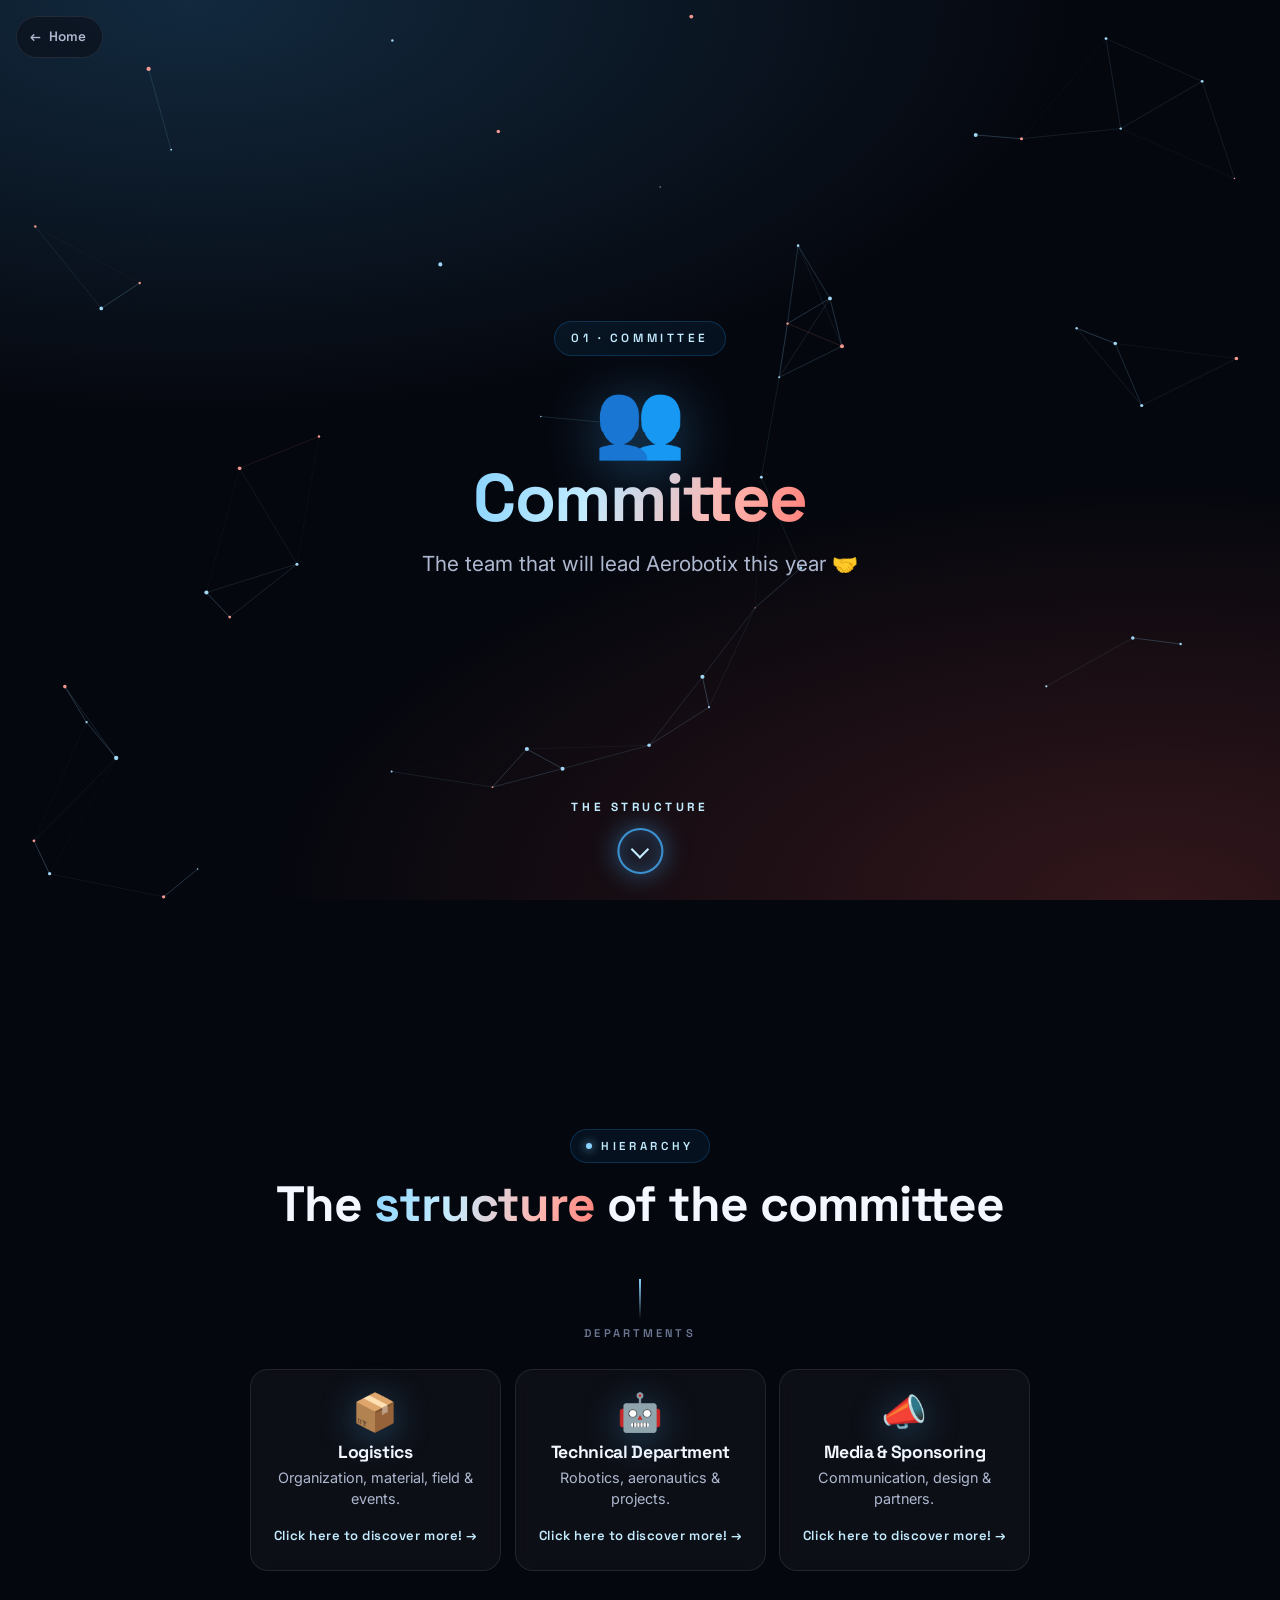
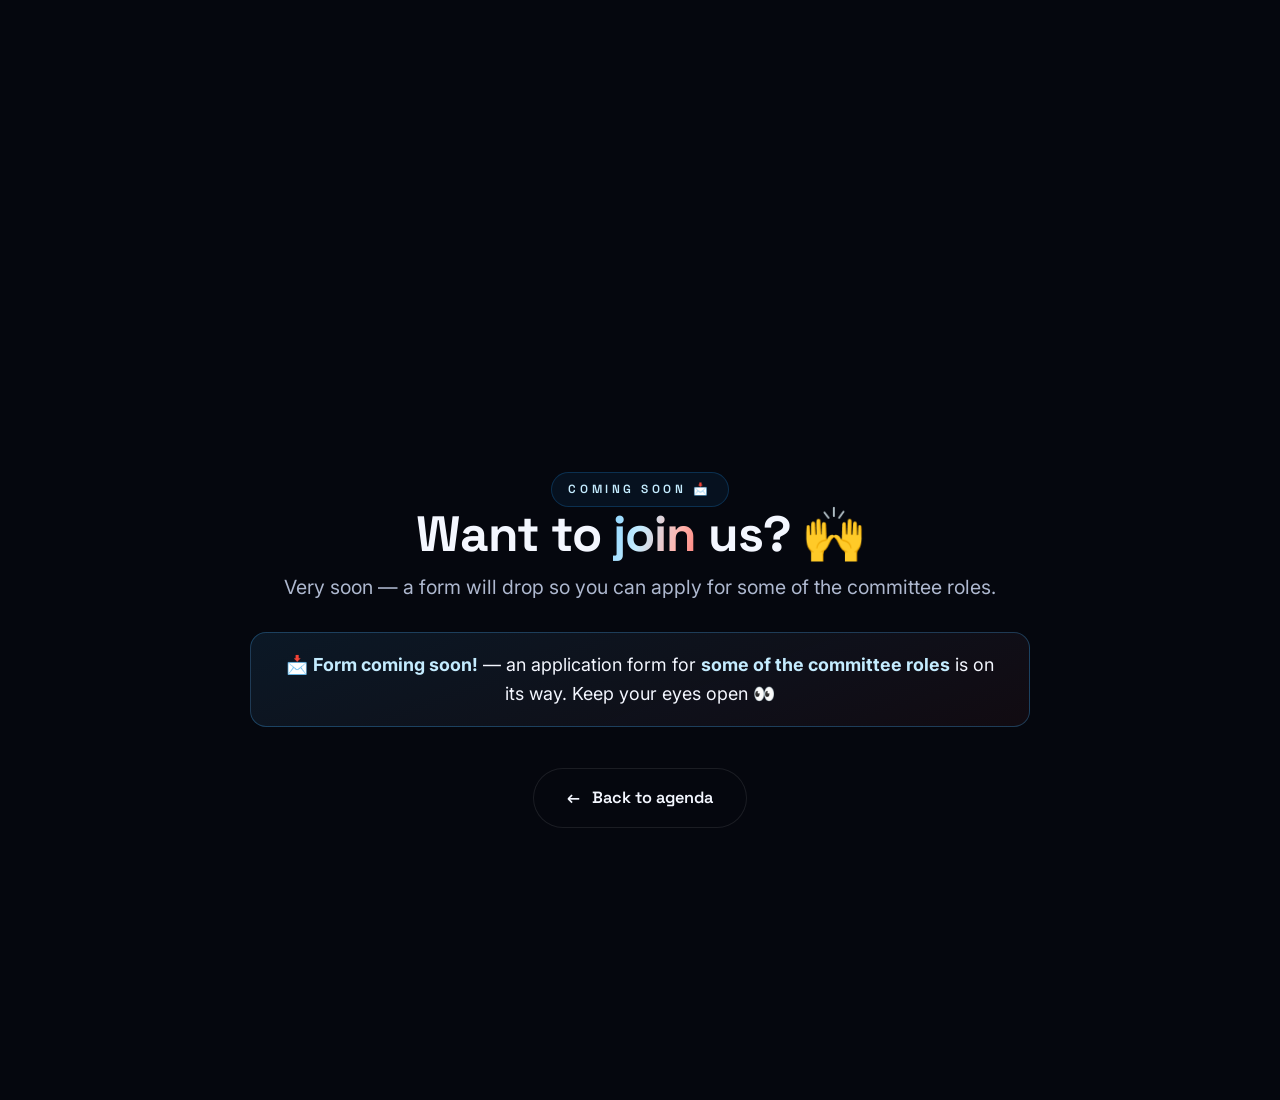
<file: committee.html>
<!DOCTYPE html>
<html lang="en">
<head>
<meta charset="UTF-8" />
<meta name="viewport" content="width=device-width, initial-scale=1.0, viewport-fit=cover" />
<meta name="theme-color" content="#05070e" />
<title>Committee — Aerobotix</title>
<link rel="icon" type="image/png" href="logo.png" />
<link rel="preconnect" href="https://fonts.googleapis.com" />
<link rel="preconnect" href="https://fonts.gstatic.com" crossorigin />
<link href="https://fonts.googleapis.com/css2?family=Space+Grotesk:wght@400;500;600;700&family=Inter:wght@300;400;500;600;700&family=Cairo:wght@600;700;900&display=swap" rel="stylesheet" />
<link rel="stylesheet" href="styles.css" />
</head>
<body>

<div id="progress"></div>
<canvas id="field"></canvas>

<a class="back-home" href="index.html#agenda"><span class="bk">←</span> Home</a>

<!-- ===== topic hero ===== -->
<section class="topic">
  <div class="wrap topic-inner">
    <span class="topic-badge">01 &middot; Committee</span>
    <div class="topic-ico">👥</div>
    <h1 class="topic-title gradient-text">Committee</h1>
    <p class="topic-sub" data-reveal>The team that will lead Aerobotix this year 🤝</p>
  </div>

  <a href="#org" class="scroll-down" aria-label="Scroll down">
    <span class="label">The structure</span>
    <span class="ring"><span class="chev"></span></span>
  </a>
</section>

<!-- ===== hierarchy & departments ===== -->
<section id="org">
  <div class="wrap">

    <div class="sec-head" data-reveal>
      <span class="eyebrow"><span class="dot"></span> Hierarchy</span>
      <h2 class="sec-title">The <span class="gradient-text">structure</span> of the committee</h2>
    </div>

    <!-- president node -->
    <div class="org-top" data-reveal>

      <span class="org-line"></span>
      <span class="org-label">Departments</span>
    </div>

    <!-- departments -->
    <div class="dept-grid">
      <a class="dept-card" href="logistics.html" data-reveal style="--d:.05s">
        <span class="dept-ico">📦</span>
        <h3>Logistics</h3>
        <p>Organization, material, field &amp; events.</p>
        <span class="dept-more">Click here to discover more! <i>→</i></span>
      </a>

      <a class="dept-card" href="technical-department.html" data-reveal style="--d:.12s">
        <span class="dept-ico">🤖</span>
        <h3>Technical Department</h3>
        <p>Robotics, aeronautics &amp; projects.</p>
        <span class="dept-more">Click here to discover more! <i>→</i></span>
      </a>

      <a class="dept-card" href="media-sponsoring.html" data-reveal style="--d:.19s">
        <span class="dept-ico">📣</span>
        <h3>Media &amp; Sponsoring</h3>
        <p>Communication, design &amp; partners.</p>
        <span class="dept-more">Click here to discover more! <i>→</i></span>
      </a>
    </div>

  </div>
</section>

<!-- ===== new roles teaser + stay tuned ===== -->
<section id="teaser">
  <div class="wrap topic-inner">
    <span class="topic-badge">Coming soon 📩</span>
    <h2 class="sec-title">Want to <span class="gradient-text">join</span> us? 🙌</h2>
    <p class="sec-sub">Very soon — a form will drop so you can apply for some of the committee roles.</p>

    <div class="stay-tuned" data-reveal style="--d:.1s">
      📩 <b>Form coming soon!</b> &mdash; an application form for <b>some of the committee roles</b> is on its way. Keep your eyes open 👀
    </div>

    <div class="topic-actions" data-reveal style="--d:.18s">
      <a class="btn btn-ghost" href="index.html#agenda"><span class="bk">←</span> Back to agenda</a>
    </div>
  </div>
</section>

<script src="script.js"></script>
</body>
</html>
</file>
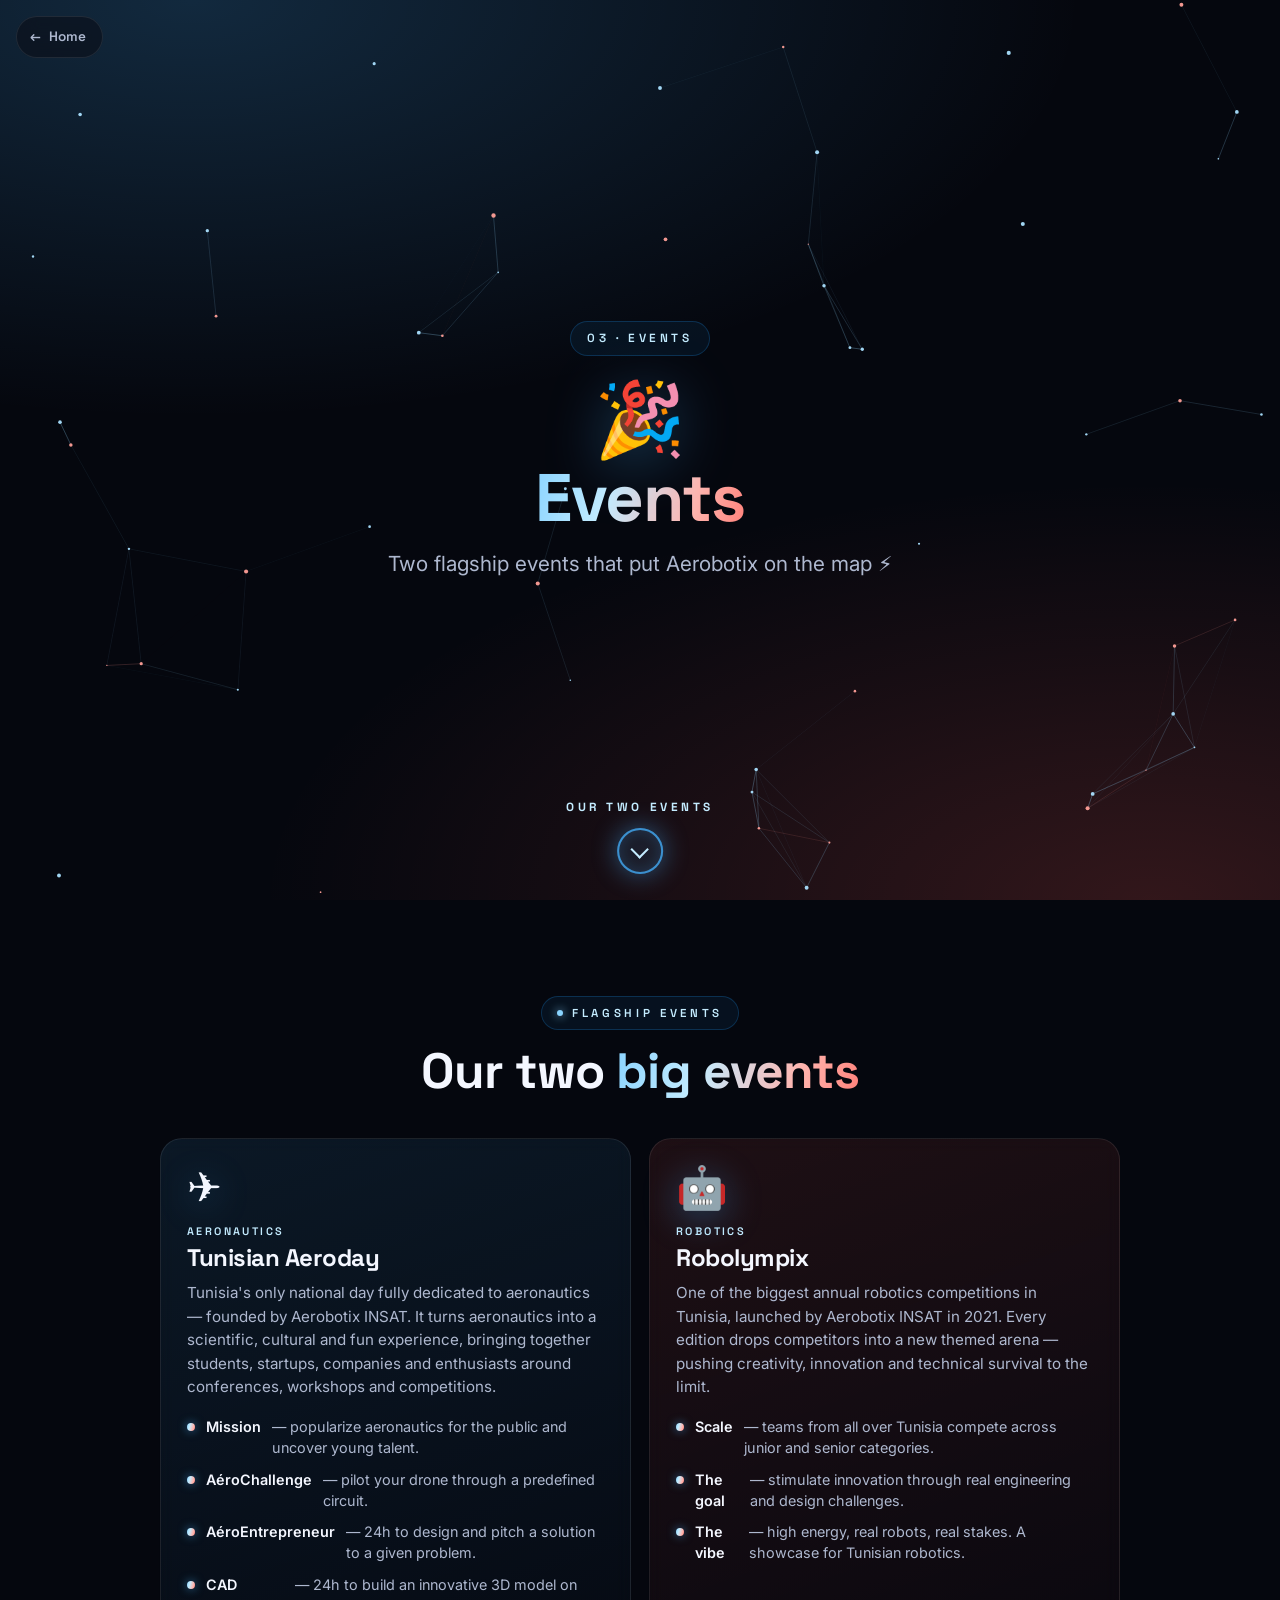
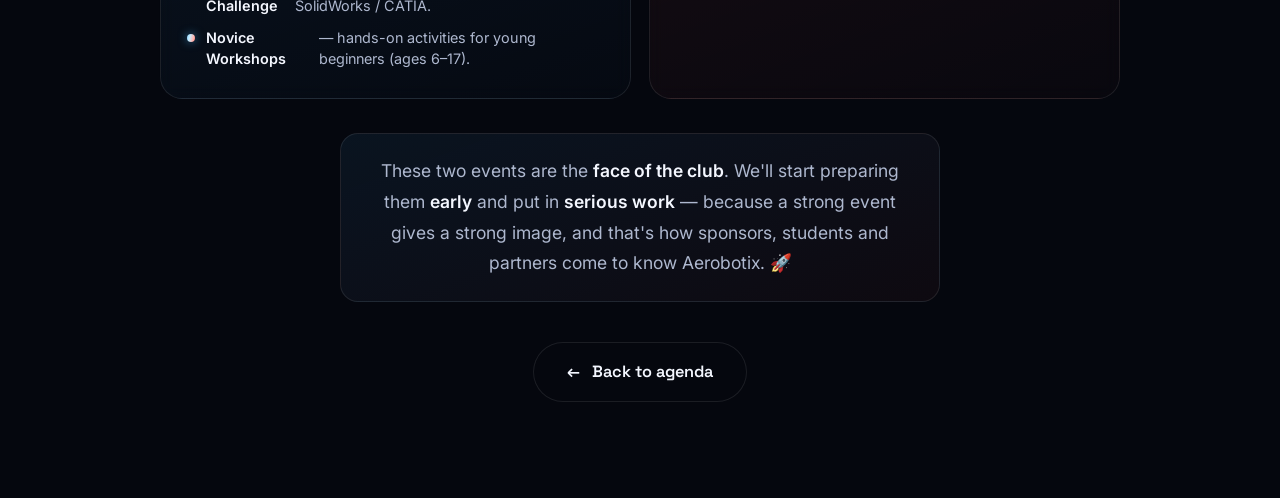
<file: events.html>
<!DOCTYPE html>
<html lang="en">
<head>
<meta charset="UTF-8" />
<meta name="viewport" content="width=device-width, initial-scale=1.0, viewport-fit=cover" />
<meta name="theme-color" content="#05070e" />
<title>Events — Aerobotix</title>
<link rel="icon" type="image/png" href="logo.png" />
<link rel="preconnect" href="https://fonts.googleapis.com" />
<link rel="preconnect" href="https://fonts.gstatic.com" crossorigin />
<link href="https://fonts.googleapis.com/css2?family=Space+Grotesk:wght@400;500;600;700&family=Inter:wght@300;400;500;600;700&family=Cairo:wght@600;700;900&display=swap" rel="stylesheet" />
<link rel="stylesheet" href="styles.css" />
</head>
<body>

<div id="progress"></div>
<canvas id="field"></canvas>

<a class="back-home" href="index.html#agenda"><span class="bk">←</span> Home</a>

<section class="topic">
  <div class="wrap topic-inner">
    <span class="topic-badge">03 &middot; Events</span>
    <div class="topic-ico">🎉</div>
    <h1 class="topic-title gradient-text">Events</h1>
    <p class="topic-sub" data-reveal>Two flagship events that put Aerobotix on the map ⚡</p>
  </div>

  <a href="#events-split" class="scroll-down" aria-label="Scroll down">
    <span class="label">Our two events</span>
    <span class="ring"><span class="chev"></span></span>
  </a>
</section>

<!-- ===== two main events ===== -->
<section id="events-split">
  <div class="wrap">
    <div class="sec-head" data-reveal>
      <span class="eyebrow"><span class="dot"></span> Flagship Events</span>
      <h2 class="sec-title">Our two <span class="gradient-text">big events</span></h2>
    </div>

    <div class="events-split">

      <!-- Tunisian Aeroday -->
      <article class="event-card aero" data-reveal style="--d:.05s">
        <span class="event-ico">✈️</span>
        <span class="event-badge">Aeronautics</span>
        <h3 class="event-name">Tunisian Aeroday</h3>
        <p class="event-lead">
          Tunisia's only national day fully dedicated to aeronautics — founded by Aerobotix INSAT.
          It turns aeronautics into a scientific, cultural and fun experience, bringing together students,
          startups, companies and enthusiasts around conferences, workshops and competitions.
        </p>
        <ul class="event-feats">
          <li><b>Mission</b> — popularize aeronautics for the public and uncover young talent.</li>
          <li><b>AéroChallenge</b> — pilot your drone through a predefined circuit.</li>
          <li><b>AéroEntrepreneur</b> — 24h to design and pitch a solution to a given problem.</li>
          <li><b>CAD Challenge</b> — 24h to build an innovative 3D model on SolidWorks / CATIA.</li>
          <li><b>Novice Workshops</b> — hands-on activities for young beginners (ages 6–17).</li>
        </ul>
      </article>

      <!-- Robolympix -->
      <article class="event-card robo" data-reveal style="--d:.12s">
        <span class="event-ico">🤖</span>
        <span class="event-badge">Robotics</span>
        <h3 class="event-name">Robolympix</h3>
        <p class="event-lead">
          One of the biggest annual robotics competitions in Tunisia, launched by Aerobotix INSAT in 2021.
          Every edition drops competitors into a new themed arena — pushing creativity, innovation and
          technical survival to the limit.
        </p>
        <ul class="event-feats">
          <li><b>Scale</b> — teams from all over Tunisia compete across junior and senior categories.</li>
          <li><b>The goal</b> — stimulate innovation through real engineering and design challenges.</li>
          <li><b>The vibe</b> — high energy, real robots, real stakes. A showcase for Tunisian robotics.</li>
        </ul>
      </article>

    </div>

    <p class="lead-in" data-reveal style="margin-top:34px">
      These two events are the <b>face of the club</b>. We'll start preparing them <b>early</b> and put in
      <b>serious work</b> — because a strong event gives a strong image, and that's how sponsors,
      students and partners come to know Aerobotix. 🚀
    </p>

    <div class="topic-actions" data-reveal style="--d:.2s">
      <a class="btn btn-ghost" href="index.html#agenda"><span class="bk">←</span> Back to agenda</a>
    </div>
  </div>
</section>

<script src="script.js"></script>
</body>
</html>
</file>
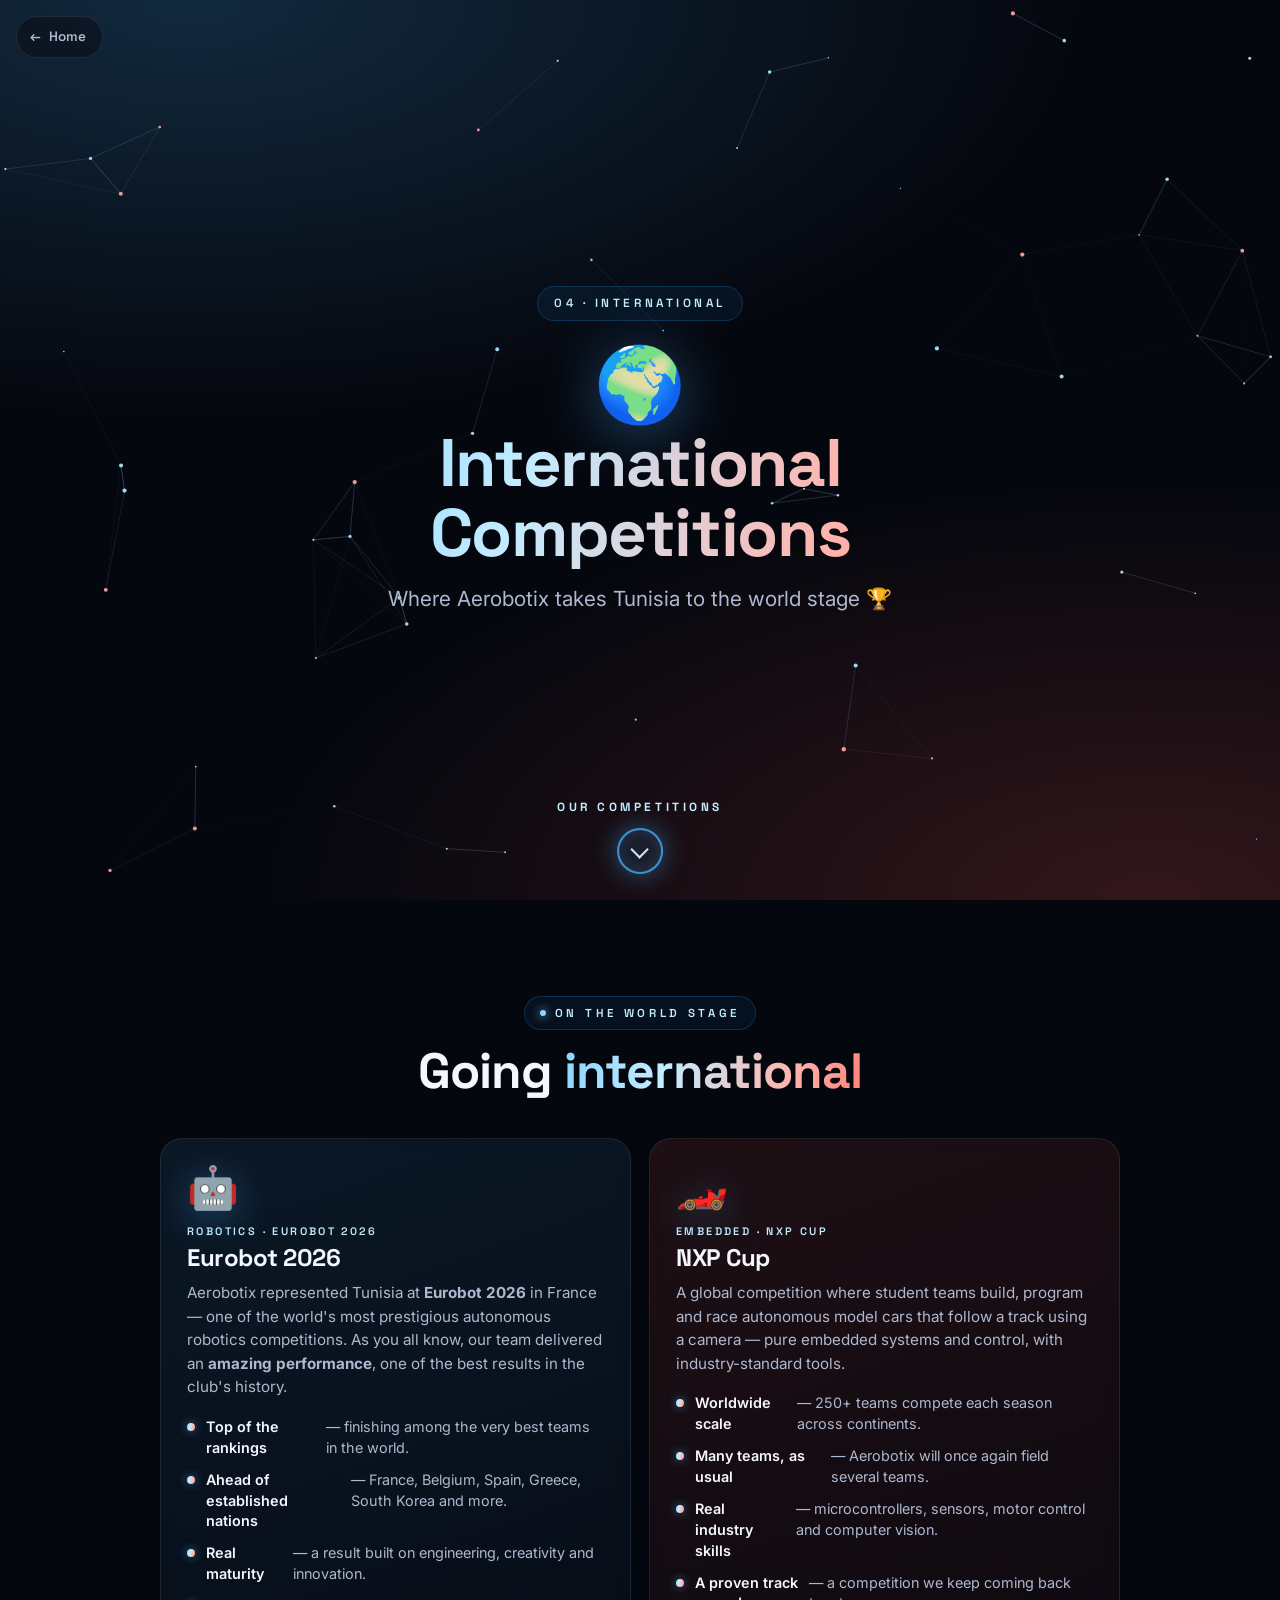
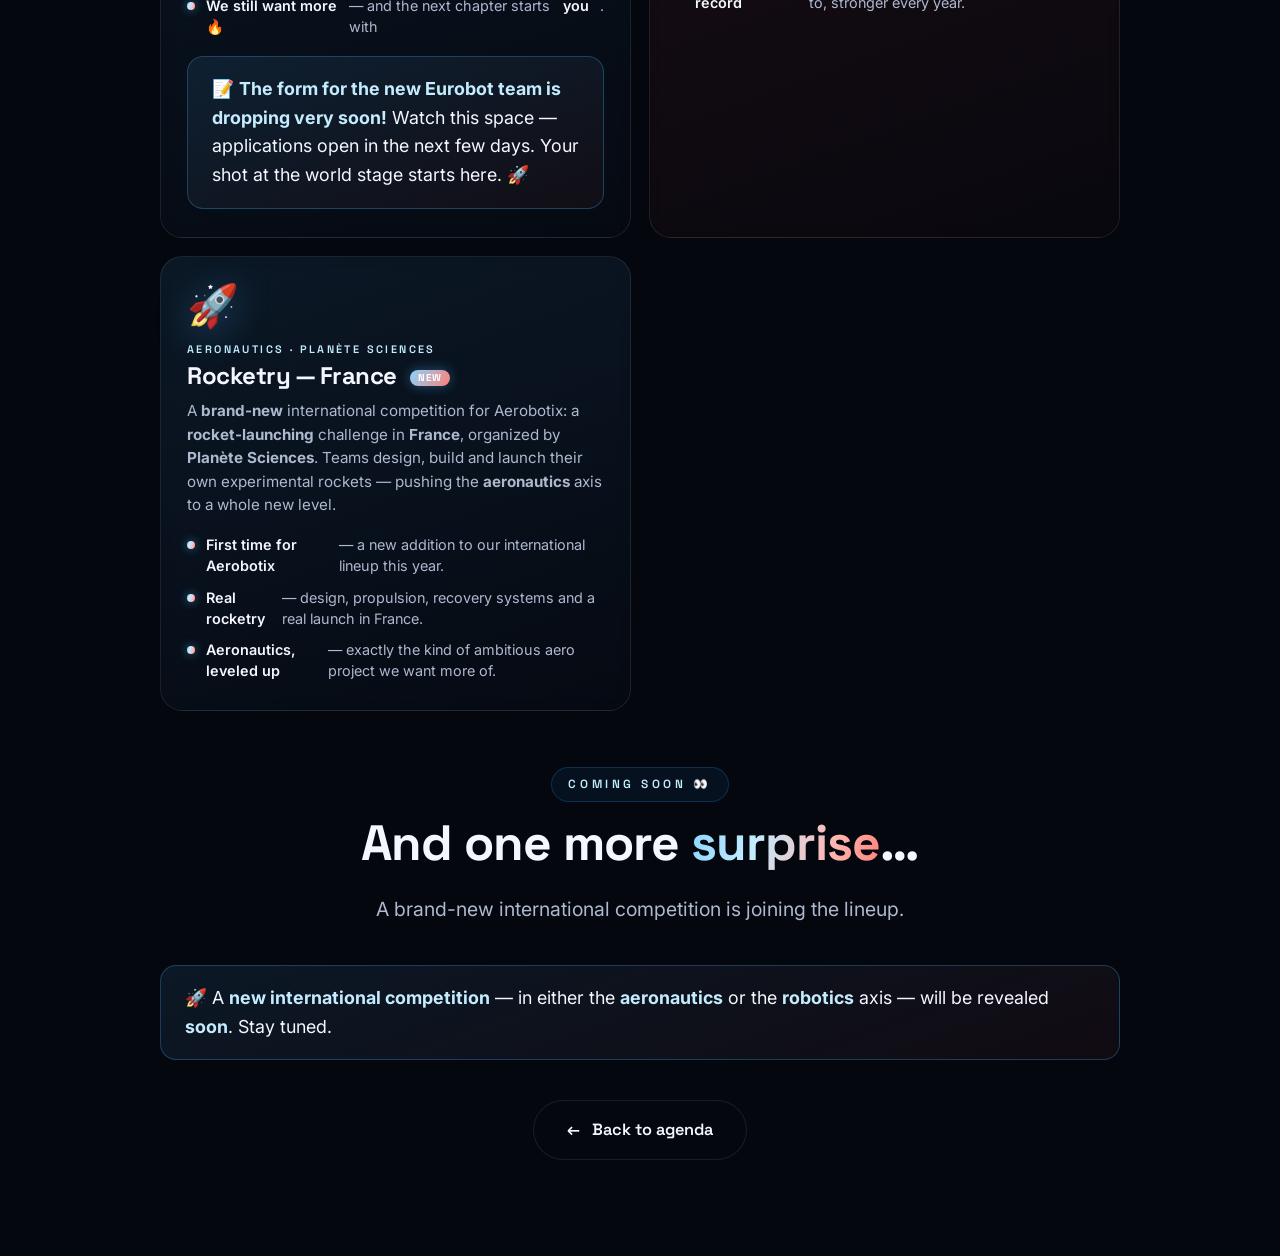
<file: international-competitions.html>
<!DOCTYPE html>
<html lang="en">
<head>
<meta charset="UTF-8" />
<meta name="viewport" content="width=device-width, initial-scale=1.0, viewport-fit=cover" />
<meta name="theme-color" content="#05070e" />
<title>International Competitions — Aerobotix</title>
<link rel="icon" type="image/png" href="logo.png" />
<link rel="preconnect" href="https://fonts.googleapis.com" />
<link rel="preconnect" href="https://fonts.gstatic.com" crossorigin />
<link href="https://fonts.googleapis.com/css2?family=Space+Grotesk:wght@400;500;600;700&family=Inter:wght@300;400;500;600;700&family=Cairo:wght@600;700;900&display=swap" rel="stylesheet" />
<link rel="stylesheet" href="styles.css" />
</head>
<body>

<div id="progress"></div>
<canvas id="field"></canvas>

<a class="back-home" href="index.html#agenda"><span class="bk">←</span> Home</a>

<section class="topic">
  <div class="wrap topic-inner">
    <span class="topic-badge">04 &middot; International</span>
    <div class="topic-ico">🌍</div>
    <h1 class="topic-title gradient-text">International Competitions</h1>
    <p class="topic-sub" data-reveal>Where Aerobotix takes Tunisia to the world stage 🏆</p>
  </div>

  <a href="#comps" class="scroll-down" aria-label="Scroll down">
    <span class="label">Our competitions</span>
    <span class="ring"><span class="chev"></span></span>
  </a>
</section>

<!-- ===== the competitions ===== -->
<section id="comps">
  <div class="wrap">
    <div class="sec-head" data-reveal>
      <span class="eyebrow"><span class="dot"></span> On the world stage</span>
      <h2 class="sec-title">Going <span class="gradient-text">international</span></h2>
    </div>

    <div class="events-split">

      <!-- Eurobot 2026 -->
      <article class="event-card aero" data-reveal style="--d:.05s">
        <span class="event-ico">🤖</span>
        <span class="event-badge">Robotics · Eurobot 2026</span>
        <h3 class="event-name">Eurobot 2026</h3>
        <p class="event-lead">
          Aerobotix represented Tunisia at <b>Eurobot 2026</b> in France — one of the world's most
          prestigious autonomous robotics competitions. As you all know, our team delivered an
          <b>amazing performance</b>, one of the best results in the club's history.
        </p>
        <ul class="event-feats">
          <li><b>Top of the rankings</b> — finishing among the very best teams in the world.</li>
          <li><b>Ahead of established nations</b> — France, Belgium, Spain, Greece, South Korea and more.</li>
          <li><b>Real maturity</b> — a result built on engineering, creativity and innovation.</li>
          <li><b>We still want more 🔥</b> — and the next chapter starts with <b>you</b>.</li>
        </ul>

        <div class="stay-tuned" data-reveal style="--d:.18s; margin-top:18px;">
          📝 <b>The form for the new Eurobot team is dropping very soon!</b> Watch this space — applications open in the next few days. Your shot at the world stage starts here. 🚀
        </div>
      </article>

      <!-- NXP Cup -->
      <article class="event-card robo" data-reveal style="--d:.12s">
        <span class="event-ico">🏎️</span>
        <span class="event-badge">Embedded · NXP Cup</span>
        <h3 class="event-name">NXP Cup</h3>
        <p class="event-lead">
          A global competition where student teams build, program and race autonomous model cars
          that follow a track using a camera — pure embedded systems and control, with
          industry-standard tools.
        </p>
        <ul class="event-feats">
          <li><b>Worldwide scale</b> — 250+ teams compete each season across continents.</li>
          <li><b>Many teams, as usual</b> — Aerobotix will once again field several teams.</li>
          <li><b>Real industry skills</b> — microcontrollers, sensors, motor control and computer vision.</li>
          <li><b>A proven track record</b> — a competition we keep coming back to, stronger every year.</li>
        </ul>
      </article>

      <!-- Rocketry — Planète Sciences (NEW) -->
      <article class="event-card aero" data-reveal style="--d:.19s">
        <span class="event-ico">🚀</span>
        <span class="event-badge">Aeronautics · Planète Sciences</span>
        <h3 class="event-name">Rocketry — France <span class="tag-new">NEW</span></h3>
        <p class="event-lead">
          A <b>brand-new</b> international competition for Aerobotix: a <b>rocket-launching</b> challenge in
          <b>France</b>, organized by <b>Planète Sciences</b>. Teams design, build and launch their own
          experimental rockets — pushing the <b>aeronautics</b> axis to a whole new level.
        </p>
        <ul class="event-feats">
          <li><b>First time for Aerobotix</b> — a new addition to our international lineup this year.</li>
          <li><b>Real rocketry</b> — design, propulsion, recovery systems and a real launch in France.</li>
          <li><b>Aeronautics, leveled up</b> — exactly the kind of ambitious aero project we want more of.</li>
        </ul>
      </article>

    </div>

    <!-- surprise teaser -->
    <div class="sec-head" data-reveal style="--d:.2s; margin-top:56px">
      <span class="topic-badge">Coming soon 👀</span>
      <h2 class="sec-title">And one more <span class="gradient-text">surprise</span>…</h2>
      <p class="sec-sub">A brand-new international competition is joining the lineup.</p>
    </div>

    <div class="stay-tuned" data-reveal style="--d:.26s">
      🚀 A <b>new international competition</b> — in either the <b>aeronautics</b> or the
      <b>robotics</b> axis — will be revealed <b>soon</b>. Stay tuned.
    </div>

    <div class="topic-actions" data-reveal style="--d:.32s">
      <a class="btn btn-ghost" href="index.html#agenda"><span class="bk">←</span> Back to agenda</a>
    </div>
  </div>
</section>

<script src="script.js"></script>
</body>
</html>
</file>
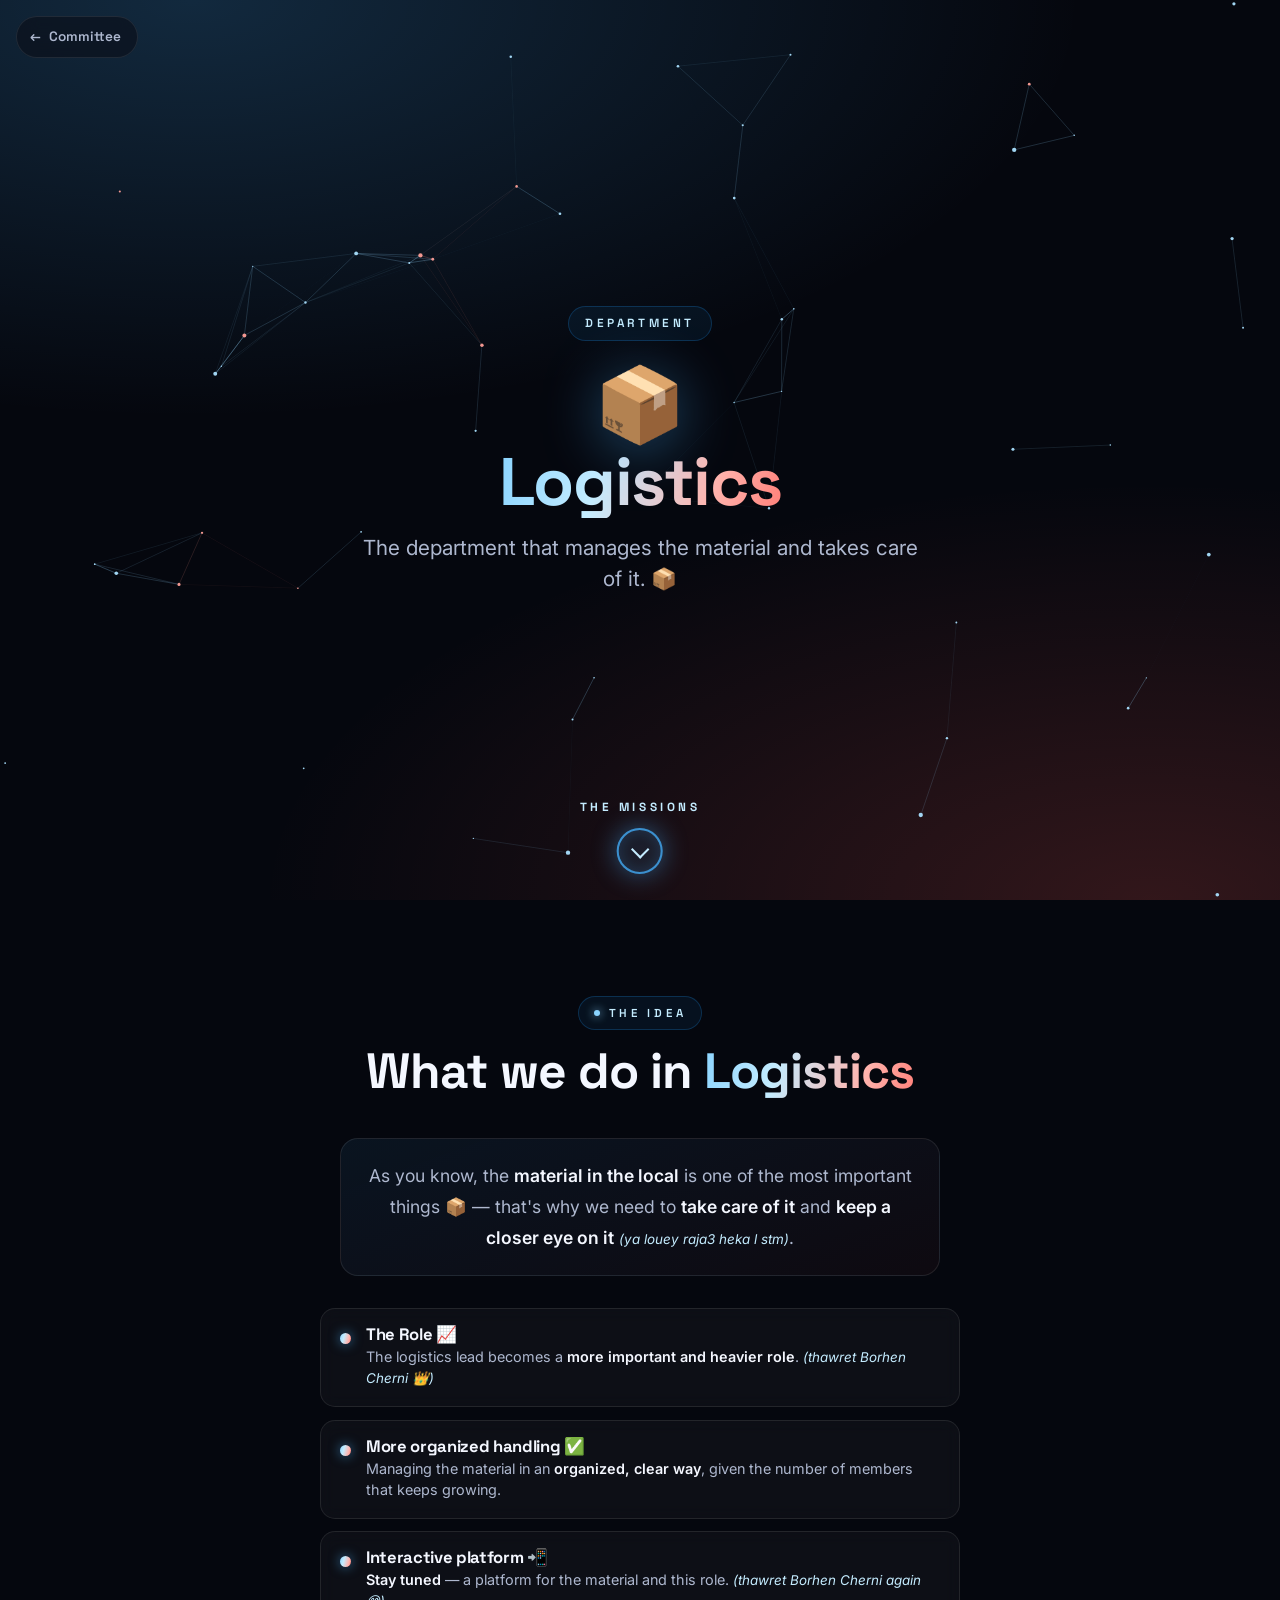
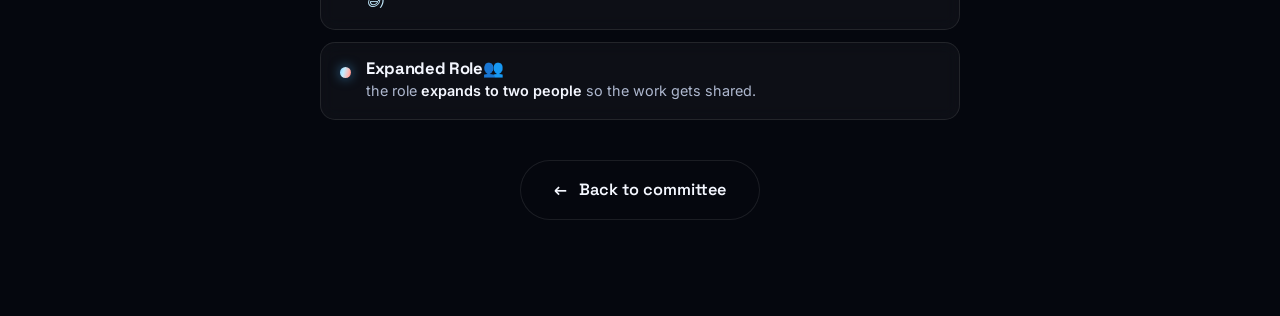
<file: logistics.html>
<!DOCTYPE html>
<html lang="en">
<head>
<meta charset="UTF-8" />
<meta name="viewport" content="width=device-width, initial-scale=1.0, viewport-fit=cover" />
<meta name="theme-color" content="#05070e" />
<title>Logistics — Aerobotix</title>
<link rel="icon" type="image/png" href="logo.png" />
<link rel="preconnect" href="https://fonts.googleapis.com" />
<link rel="preconnect" href="https://fonts.gstatic.com" crossorigin />
<link href="https://fonts.googleapis.com/css2?family=Space+Grotesk:wght@400;500;600;700&family=Inter:wght@300;400;500;600;700&family=Cairo:wght@600;700;900&display=swap" rel="stylesheet" />
<link rel="stylesheet" href="styles.css" />
</head>
<body>

<div id="progress"></div>
<canvas id="field"></canvas>

<a class="back-home" href="committee.html"><span class="bk">←</span> Committee</a>

<section class="topic">
  <div class="wrap topic-inner">
    <span class="topic-badge">Department</span>
    <div class="topic-ico">📦</div>
    <h1 class="topic-title gradient-text">Logistics</h1>
    <p class="topic-sub" data-reveal>The department that manages the material and takes care of it. 📦</p>
  </div>

  <a href="#missions" class="scroll-down" aria-label="Scroll down">
    <span class="label">The missions</span>
    <span class="ring"><span class="chev"></span></span>
  </a>
</section>

<section id="missions">
  <div class="wrap">
    <div class="sec-head" data-reveal>
      <span class="eyebrow"><span class="dot"></span> The idea</span>
      <h2 class="sec-title">What we do in <span class="gradient-text">Logistics</span></h2>
    </div>

    <p class="lead-in" data-reveal>
      As you know, the <b>material in the local</b> is one of the most important things 📦 —
      that's why we need to <b>take care of it</b> and <b>keep a closer eye on it</b> <span class="wink-note">(ya louey raja3 heka l stm)</span>.
    </p>

    <ul class="mission-list">
      <li data-reveal style="--d:.05s">
        <span class="m-dot"></span>
        <div><h3>The Role 📈</h3><p>The logistics lead becomes a <b>more important and heavier role</b>. <span class="wink-note">(thawret Borhen Cherni 👑)</span></p></div>
      </li>
      <li data-reveal style="--d:.10s">
        <span class="m-dot"></span>
        <div><h3>More organized handling ✅</h3><p>Managing the material in an <b>organized, clear way</b>, given the number of members that keeps growing.</p></div>
      </li>
      <li data-reveal style="--d:.15s">
        <span class="m-dot"></span>
        <div><h3>Interactive platform 📲</h3><p><b>Stay tuned</b> — a platform for the material and this role. <span class="wink-note">(thawret Borhen Cherni again 😅)</span></p></div>
      </li>
      <li data-reveal style="--d:.20s">
        <span class="m-dot"></span>
        <div><h3>Expanded Role👥</h3><p>the role <b>expands to two people</b> so the work gets shared.</p></div>
      </li>
    </ul>

    <div class="topic-actions" data-reveal style="--d:.26s">
      <a class="btn btn-ghost" href="committee.html"><span class="bk">←</span> Back to committee</a>
    </div>
  </div>
</section>

<script src="script.js"></script>
</body>
</html>
</file>
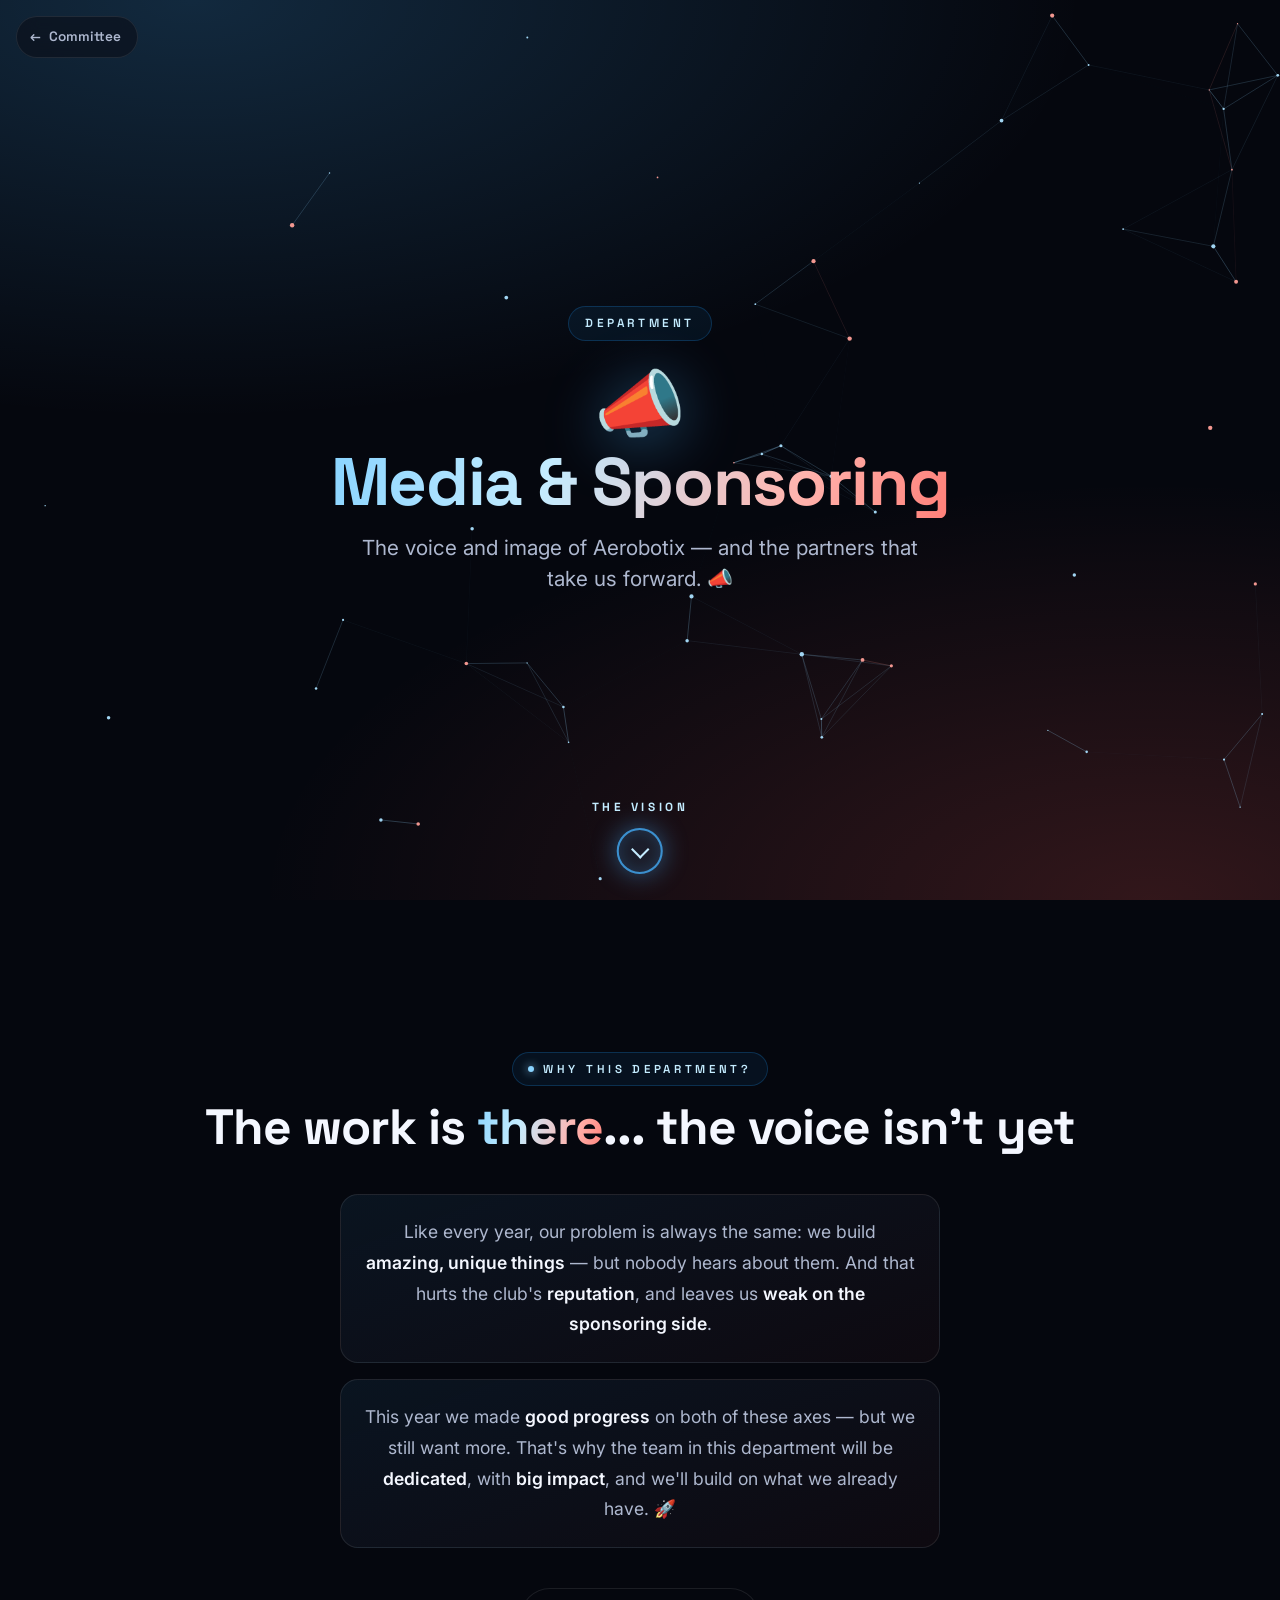
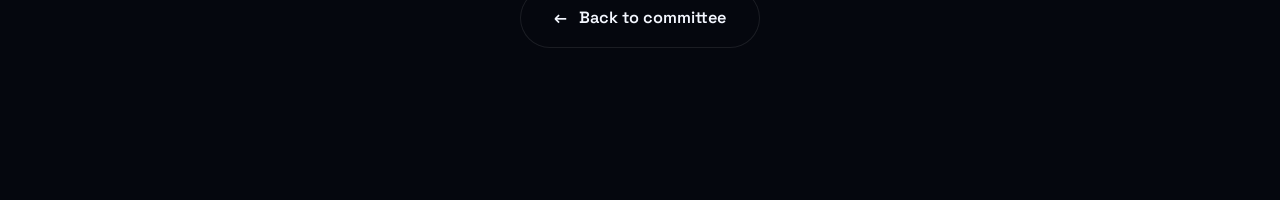
<file: media-sponsoring.html>
<!DOCTYPE html>
<html lang="en">
<head>
<meta charset="UTF-8" />
<meta name="viewport" content="width=device-width, initial-scale=1.0, viewport-fit=cover" />
<meta name="theme-color" content="#05070e" />
<title>Media & Sponsoring — Aerobotix</title>
<link rel="icon" type="image/png" href="logo.png" />
<link rel="preconnect" href="https://fonts.googleapis.com" />
<link rel="preconnect" href="https://fonts.gstatic.com" crossorigin />
<link href="https://fonts.googleapis.com/css2?family=Space+Grotesk:wght@400;500;600;700&family=Inter:wght@300;400;500;600;700&family=Cairo:wght@600;700;900&display=swap" rel="stylesheet" />
<link rel="stylesheet" href="styles.css" />
</head>
<body>

<div id="progress"></div>
<canvas id="field"></canvas>

<a class="back-home" href="committee.html"><span class="bk">←</span> Committee</a>

<section class="topic">
  <div class="wrap topic-inner">
    <span class="topic-badge">Department</span>
    <div class="topic-ico">📣</div>
    <h1 class="topic-title gradient-text">Media &amp; Sponsoring</h1>
    <p class="topic-sub" data-reveal>The voice and image of Aerobotix — and the partners that take us forward. 📣</p>
  </div>

  <a href="#why" class="scroll-down" aria-label="Scroll down">
    <span class="label">The vision</span>
    <span class="ring"><span class="chev"></span></span>
  </a>
</section>

<!-- ===== why this department matters ===== -->
<section id="why">
  <div class="wrap">
    <div class="sec-head" data-reveal>
      <span class="eyebrow"><span class="dot"></span> Why this department?</span>
      <h2 class="sec-title">The work is <span class="gradient-text">there</span>... the voice isn't yet</h2>
    </div>

    <div class="lead-in" data-reveal style="--d:.06s">
      Like every year, our problem is always the same: we build <b>amazing, unique things</b> — but nobody hears about them. And that hurts the club's <b>reputation</b>, and leaves us <b>weak on the sponsoring side</b>.
    </div>

    <div class="lead-in" data-reveal style="--d:.14s; margin-top:16px;">
      This year we made <b>good progress</b> on both of these axes — but we still want more. That's why the team in this department will be <b>dedicated</b>, with <b>big impact</b>, and we'll build on what we already have. 🚀
    </div>

    <div class="topic-actions" data-reveal style="--d:.22s">
      <a class="btn btn-ghost" href="committee.html"><span class="bk">←</span> Back to committee</a>
    </div>
  </div>
</section>

<script src="script.js"></script>
</body>
</html>
</file>
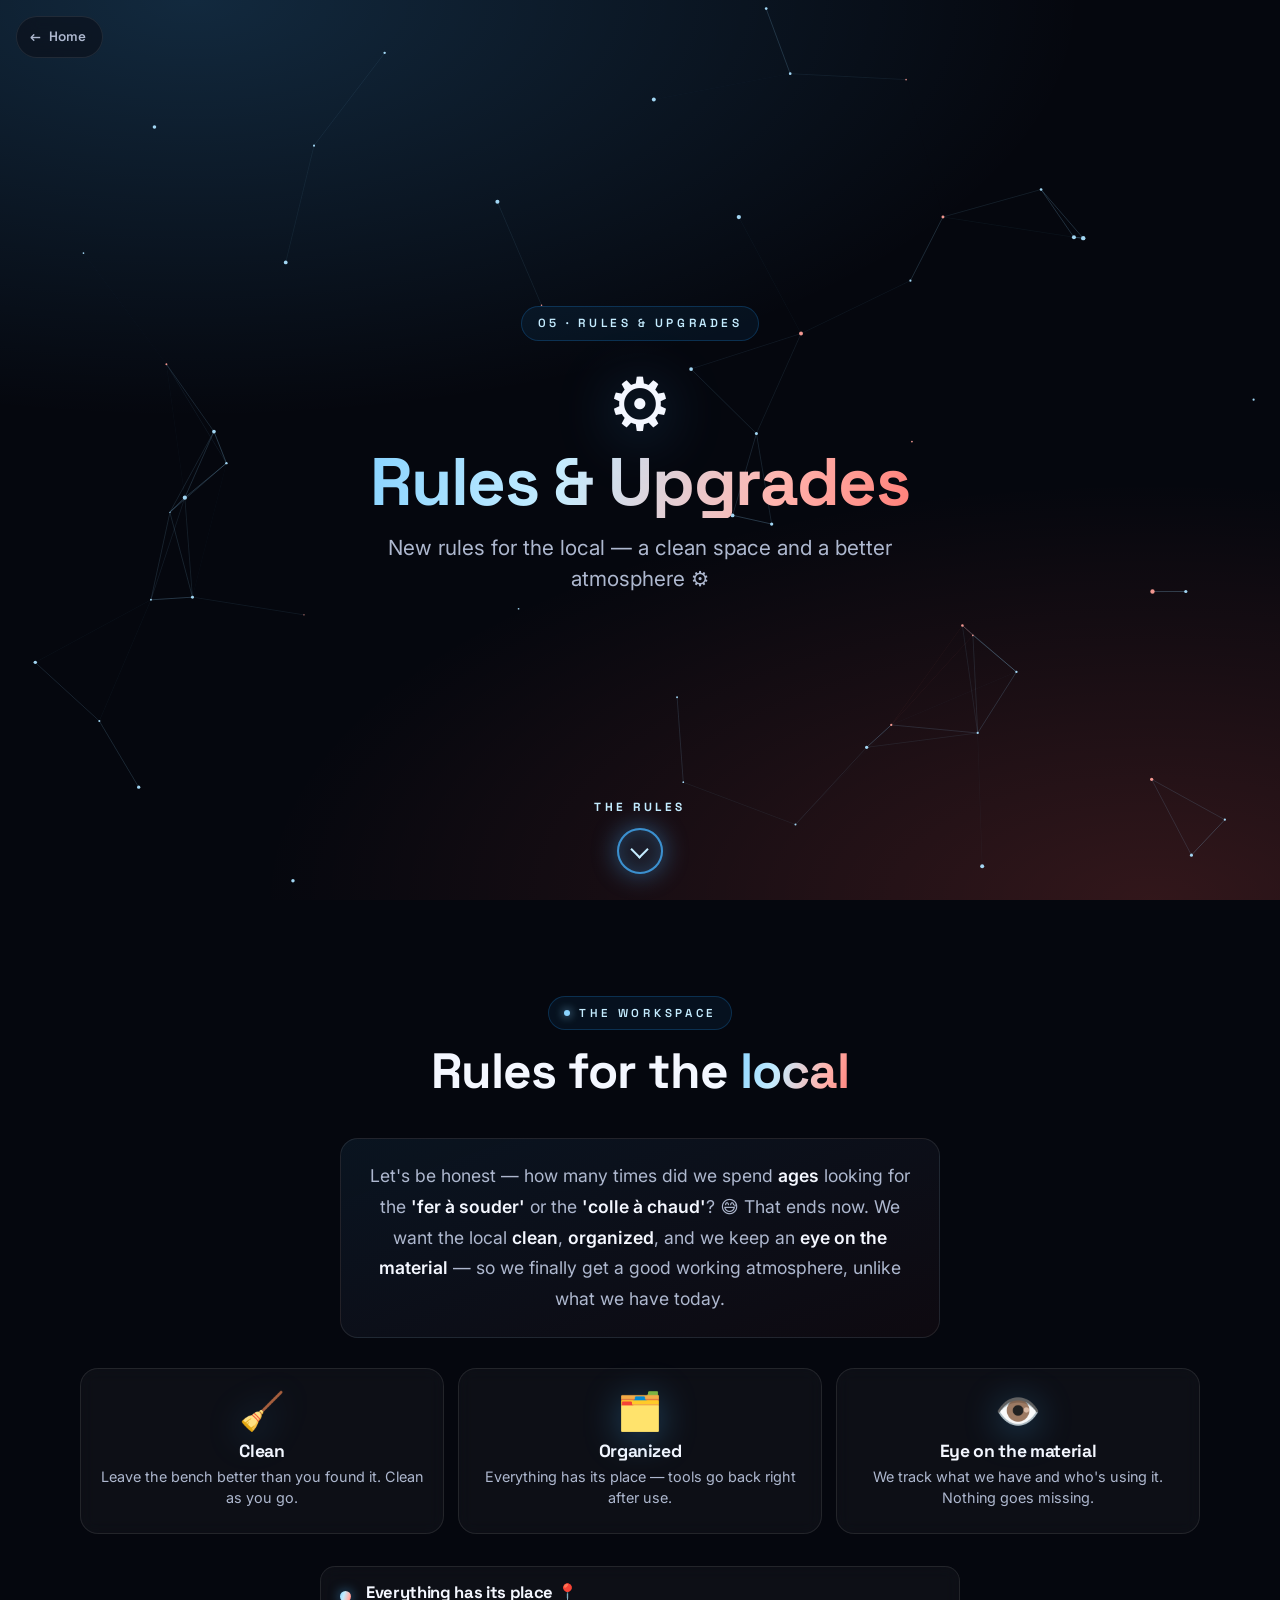
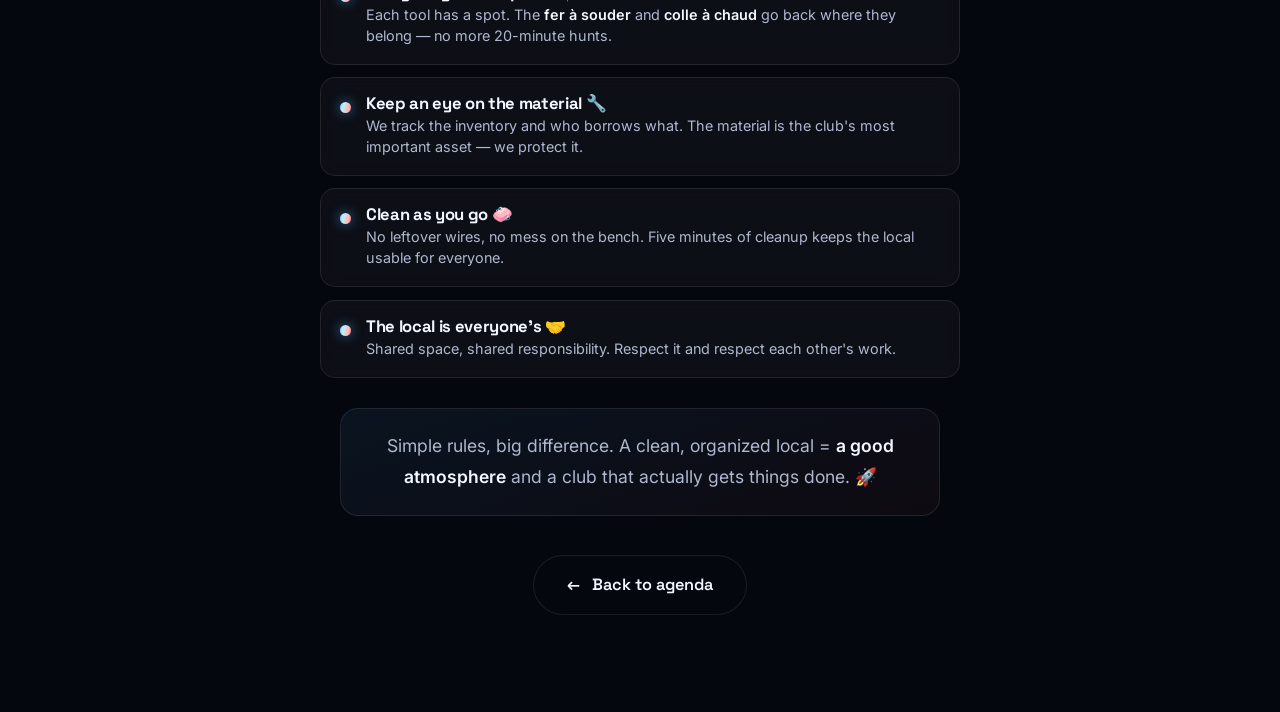
<file: rules-upgrades.html>
<!DOCTYPE html>
<html lang="en">
<head>
<meta charset="UTF-8" />
<meta name="viewport" content="width=device-width, initial-scale=1.0, viewport-fit=cover" />
<meta name="theme-color" content="#05070e" />
<title>Rules & Upgrades — Aerobotix</title>
<link rel="icon" type="image/png" href="logo.png" />
<link rel="preconnect" href="https://fonts.googleapis.com" />
<link rel="preconnect" href="https://fonts.gstatic.com" crossorigin />
<link href="https://fonts.googleapis.com/css2?family=Space+Grotesk:wght@400;500;600;700&family=Inter:wght@300;400;500;600;700&family=Cairo:wght@600;700;900&display=swap" rel="stylesheet" />
<link rel="stylesheet" href="styles.css" />
</head>
<body>

<div id="progress"></div>
<canvas id="field"></canvas>

<a class="back-home" href="index.html#agenda"><span class="bk">←</span> Home</a>

<section class="topic">
  <div class="wrap topic-inner">
    <span class="topic-badge">05 &middot; Rules &amp; Upgrades</span>
    <div class="topic-ico">⚙️</div>
    <h1 class="topic-title gradient-text">Rules &amp; Upgrades</h1>
    <p class="topic-sub" data-reveal>New rules for the local — a clean space and a better atmosphere ⚙️</p>
  </div>

  <a href="#rules" class="scroll-down" aria-label="Scroll down">
    <span class="label">The rules</span>
    <span class="ring"><span class="chev"></span></span>
  </a>
</section>

<!-- ===== workspace rules ===== -->
<section id="rules">
  <div class="wrap">
    <div class="sec-head" data-reveal>
      <span class="eyebrow"><span class="dot"></span> The workspace</span>
      <h2 class="sec-title">Rules for the <span class="gradient-text">local</span></h2>
    </div>

    <p class="lead-in" data-reveal style="margin-bottom:30px">
      Let's be honest — how many times did we spend <b>ages</b> looking for the
      <b>'fer à souder'</b> or the <b>'colle à chaud'</b>? 😅 That ends now. We want the local
      <b>clean</b>, <b>organized</b>, and we keep an <b>eye on the material</b> — so we finally
      get a good working atmosphere, unlike what we have today.
    </p>

    <div class="dept-grid">
      <div class="dept-card" data-reveal style="--d:.05s">
        <span class="dept-ico">🧹</span>
        <h3>Clean</h3>
        <p>Leave the bench better than you found it. Clean as you go.</p>
      </div>
      <div class="dept-card" data-reveal style="--d:.12s">
        <span class="dept-ico">🗂️</span>
        <h3>Organized</h3>
        <p>Everything has its place — tools go back right after use.</p>
      </div>
      <div class="dept-card" data-reveal style="--d:.19s">
        <span class="dept-ico">👁️</span>
        <h3>Eye on the material</h3>
        <p>We track what we have and who's using it. Nothing goes missing.</p>
      </div>
    </div>

    <ul class="mission-list">
      <li data-reveal style="--d:.05s">
        <span class="m-dot"></span>
        <div><h3>Everything has its place 📍</h3><p>Each tool has a spot. The <b>fer à souder</b> and <b>colle à chaud</b> go back where they belong — no more 20-minute hunts.</p></div>
      </li>
      <li data-reveal style="--d:.10s">
        <span class="m-dot"></span>
        <div><h3>Keep an eye on the material 🔧</h3><p>We track the inventory and who borrows what. The material is the club's most important asset — we protect it.</p></div>
      </li>
      <li data-reveal style="--d:.15s">
        <span class="m-dot"></span>
        <div><h3>Clean as you go 🧼</h3><p>No leftover wires, no mess on the bench. Five minutes of cleanup keeps the local usable for everyone.</p></div>
      </li>
      <li data-reveal style="--d:.20s">
        <span class="m-dot"></span>
        <div><h3>The local is everyone's 🤝</h3><p>Shared space, shared responsibility. Respect it and respect each other's work.</p></div>
      </li>
    </ul>

    <p class="lead-in" data-reveal style="margin-top:30px">
      Simple rules, big difference. A clean, organized local = <b>a good atmosphere</b> and
      a club that actually gets things done. 🚀
    </p>

    <div class="topic-actions" data-reveal style="--d:.26s">
      <a class="btn btn-ghost" href="index.html#agenda"><span class="bk">←</span> Back to agenda</a>
    </div>
  </div>
</section>

<script src="script.js"></script>
</body>
</html>
</file>
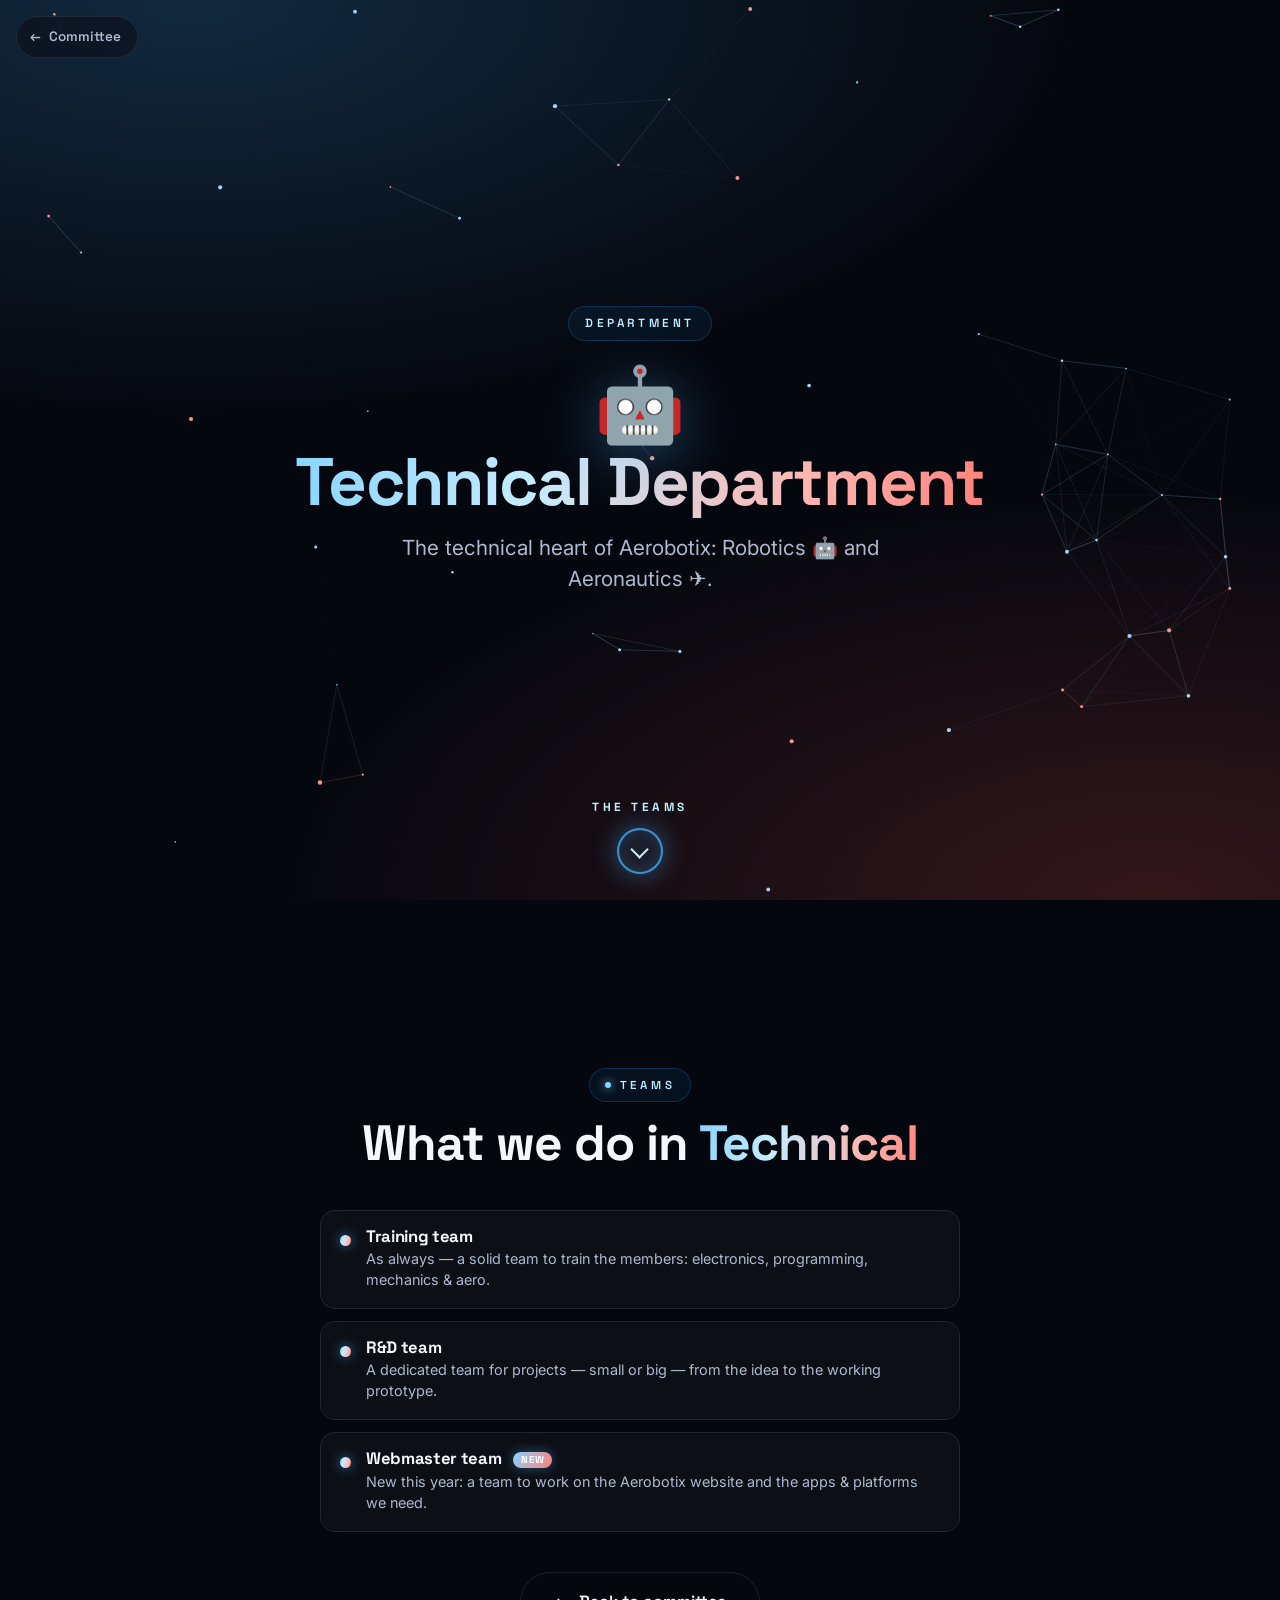
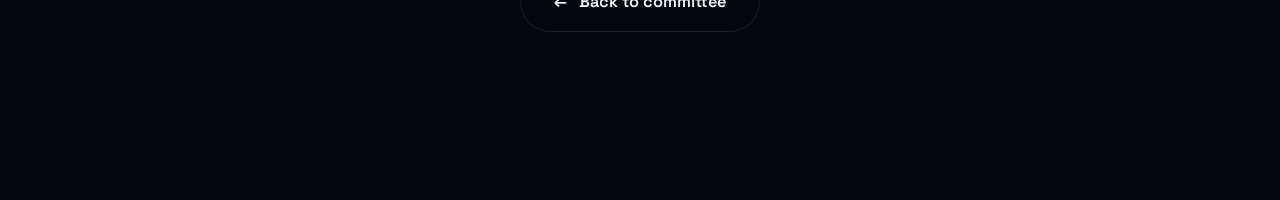
<file: technical-department.html>
<!DOCTYPE html>
<html lang="en">
<head>
<meta charset="UTF-8" />
<meta name="viewport" content="width=device-width, initial-scale=1.0, viewport-fit=cover" />
<meta name="theme-color" content="#05070e" />
<title>Technical Department — Aerobotix</title>
<link rel="icon" type="image/png" href="logo.png" />
<link rel="preconnect" href="https://fonts.googleapis.com" />
<link rel="preconnect" href="https://fonts.gstatic.com" crossorigin />
<link href="https://fonts.googleapis.com/css2?family=Space+Grotesk:wght@400;500;600;700&family=Inter:wght@300;400;500;600;700&family=Cairo:wght@600;700;900&display=swap" rel="stylesheet" />
<link rel="stylesheet" href="styles.css" />
</head>
<body>

<div id="progress"></div>
<canvas id="field"></canvas>

<a class="back-home" href="committee.html"><span class="bk">←</span> Committee</a>

<section class="topic">
  <div class="wrap topic-inner">
    <span class="topic-badge">Department</span>
    <div class="topic-ico">🤖</div>
    <h1 class="topic-title gradient-text">Technical Department</h1>
    <p class="topic-sub" data-reveal>The technical heart of Aerobotix: Robotics 🤖 and Aeronautics ✈️.</p>
  </div>

  <a href="#missions" class="scroll-down" aria-label="Scroll down">
    <span class="label">The teams</span>
    <span class="ring"><span class="chev"></span></span>
  </a>
</section>

<section id="missions">
  <div class="wrap">
    <div class="sec-head" data-reveal>
      <span class="eyebrow"><span class="dot"></span> Teams</span>
      <h2 class="sec-title">What we do in <span class="gradient-text">Technical</span></h2>
    </div>

    <ul class="mission-list">
      <li data-reveal style="--d:.05s">
        <span class="m-dot"></span>
        <div><h3>Training team</h3><p>As always — a solid team to train the members: electronics, programming, mechanics &amp; aero.</p></div>
      </li>
      <li data-reveal style="--d:.10s">
        <span class="m-dot"></span>
        <div><h3>R&amp;D team</h3><p>A dedicated team for projects — small or big — from the idea to the working prototype.</p></div>
      </li>
      <li data-reveal style="--d:.15s">
        <span class="m-dot"></span>
        <div><h3>Webmaster team <span class="tag-new">NEW</span></h3><p>New this year: a team to work on the Aerobotix website and the apps &amp; platforms we need.</p></div>
      </li>
    </ul>

    <div class="topic-actions" data-reveal style="--d:.26s">
      <a class="btn btn-ghost" href="committee.html"><span class="bk">←</span> Back to committee</a>
    </div>
  </div>
</section>

<script src="script.js"></script>
</body>
</html>
</file>
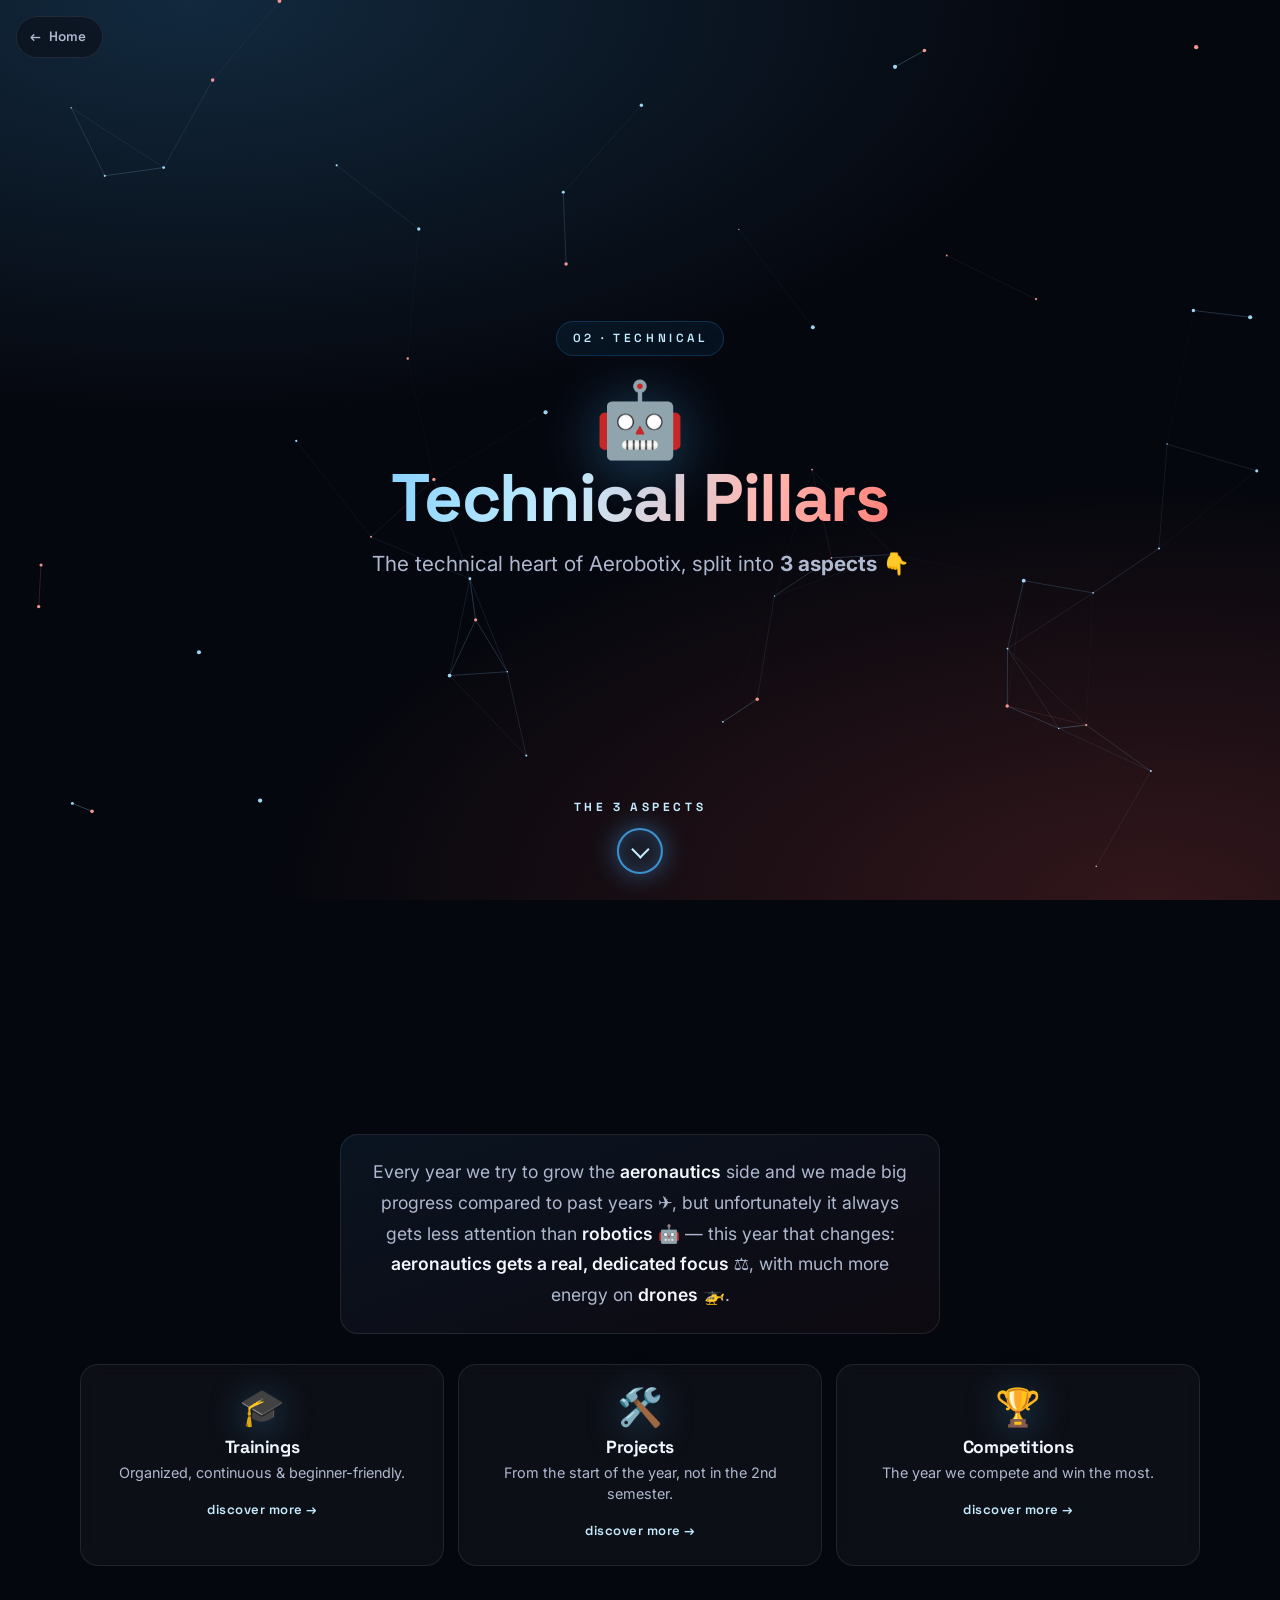
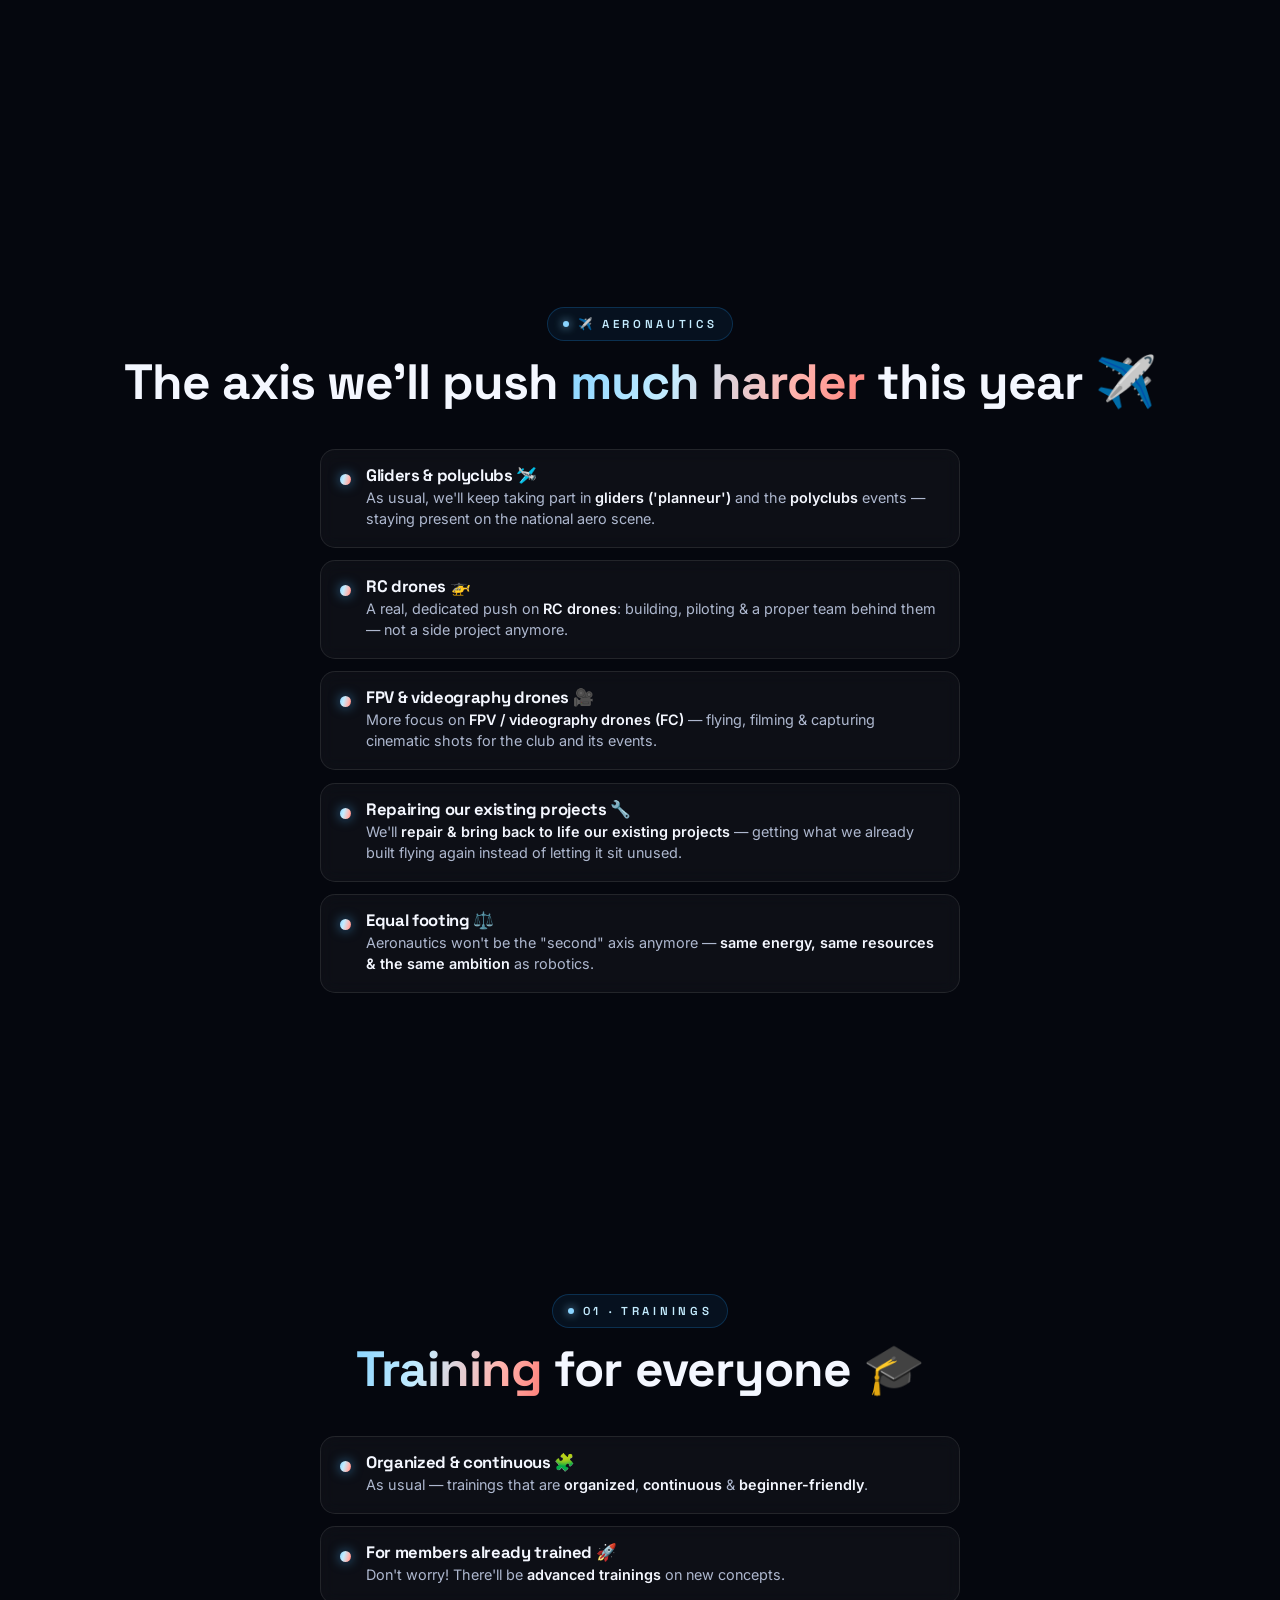
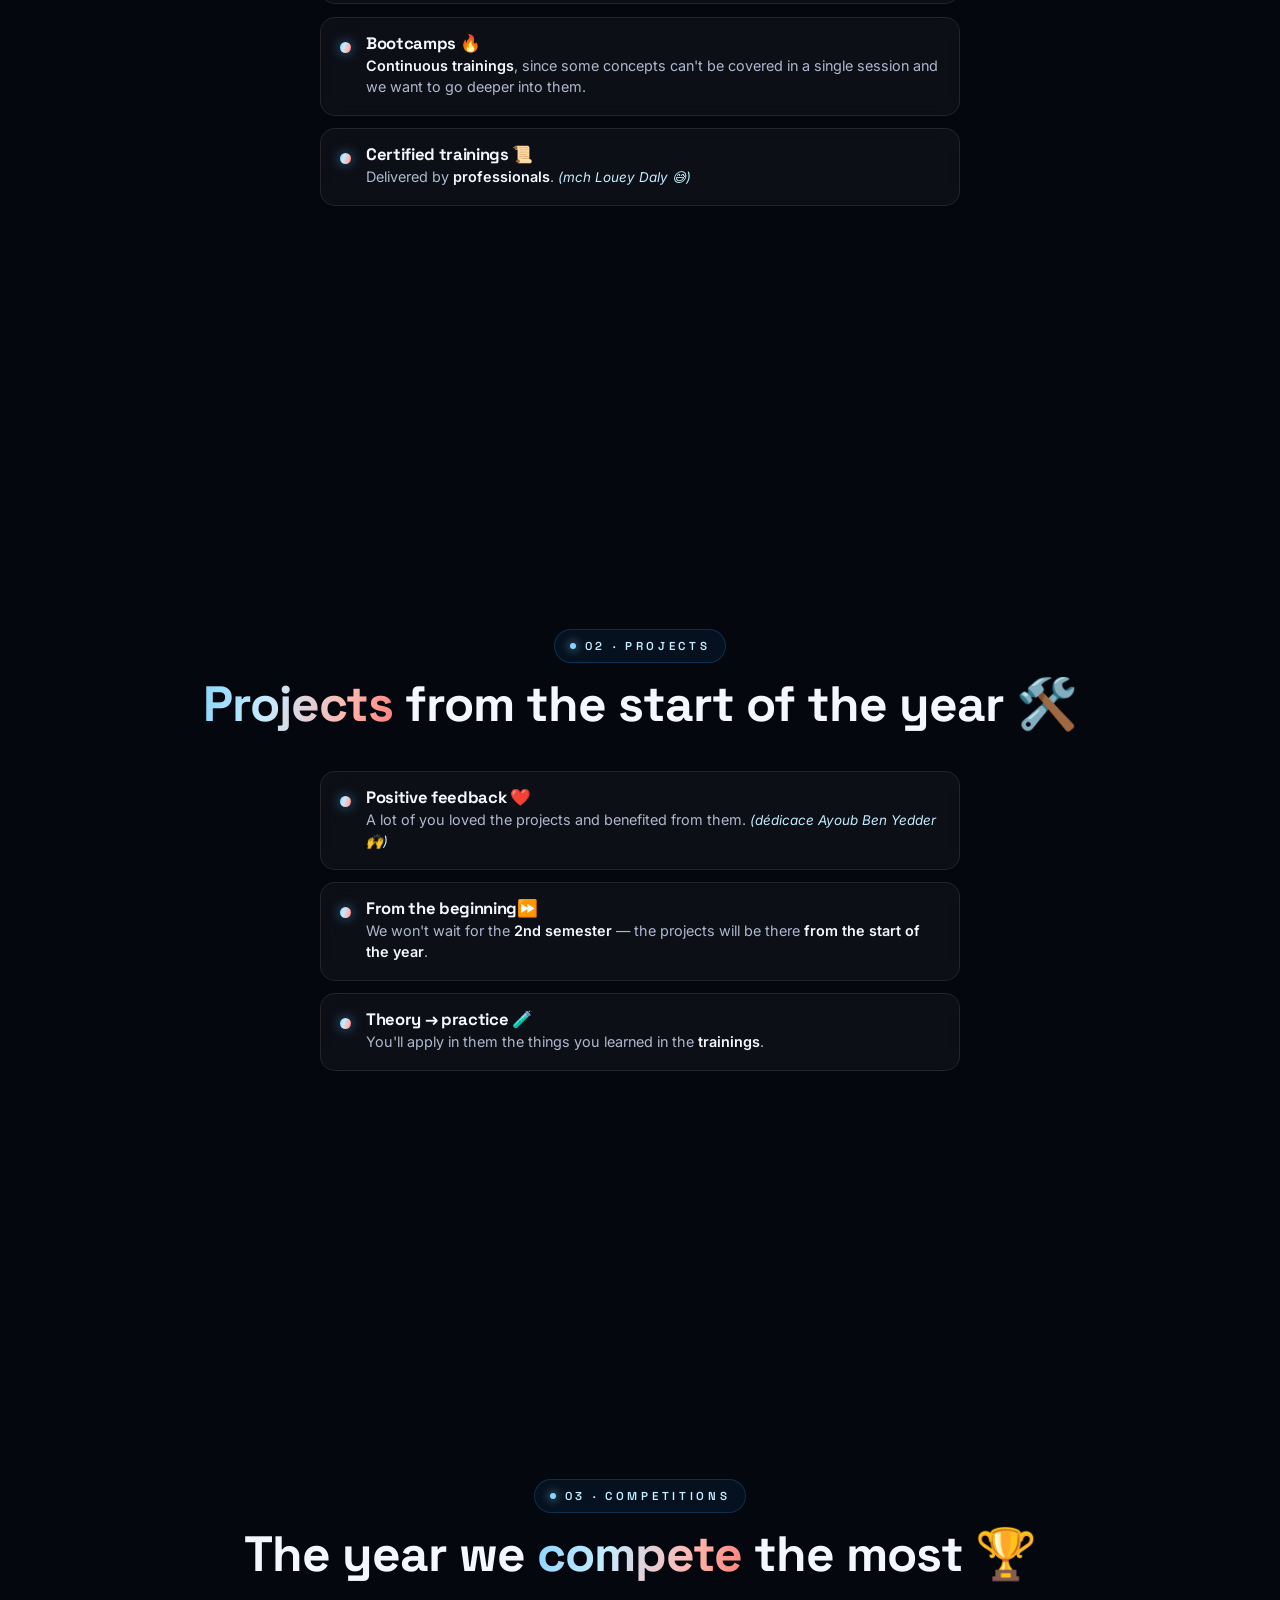
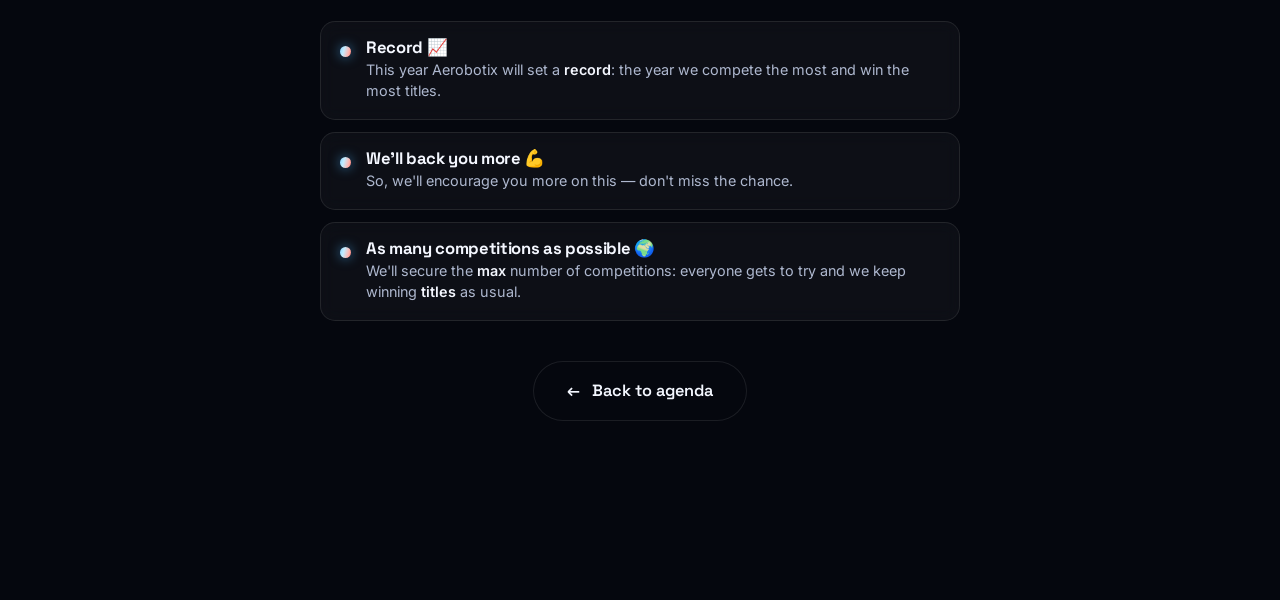
<file: technical-pillars.html>
<!DOCTYPE html>
<html lang="en">
<head>
<meta charset="UTF-8" />
<meta name="viewport" content="width=device-width, initial-scale=1.0, viewport-fit=cover" />
<meta name="theme-color" content="#05070e" />
<title>Technical Pillars — Aerobotix</title>
<link rel="icon" type="image/png" href="logo.png" />
<link rel="preconnect" href="https://fonts.googleapis.com" />
<link rel="preconnect" href="https://fonts.gstatic.com" crossorigin />
<link href="https://fonts.googleapis.com/css2?family=Space+Grotesk:wght@400;500;600;700&family=Inter:wght@300;400;500;600;700&family=Cairo:wght@600;700;900&display=swap" rel="stylesheet" />
<link rel="stylesheet" href="styles.css" />
</head>
<body>

<div id="progress"></div>
<canvas id="field"></canvas>

<a class="back-home" href="index.html#agenda"><span class="bk">←</span> Home</a>

<section class="topic">
  <div class="wrap topic-inner">
    <span class="topic-badge">02 &middot; Technical</span>
    <div class="topic-ico">🤖</div>
    <h1 class="topic-title gradient-text">Technical Pillars</h1>
    <p class="topic-sub" data-reveal>The technical heart of Aerobotix, split into <b>3 aspects</b> 👇</p>
  </div>

  <a href="#aspects" class="scroll-down" aria-label="Scroll down">
    <span class="label">The 3 aspects</span>
    <span class="ring"><span class="chev"></span></span>
  </a>
</section>

<!-- ===== overview : 3 aspects ===== -->
<section id="aspects">
  <div class="wrap">
    <p class="lead-in" data-reveal style="margin-bottom:30px">
      Every year we try to grow the <b>aeronautics</b> side and we made big progress compared to past years ✈️, but unfortunately
      it always gets less attention than <b>robotics</b> 🤖 — this year that changes:
      <b>aeronautics gets a real, dedicated focus</b> ⚖️, with much more energy on <b>drones</b> 🚁.
    </p>

    <div class="dept-grid">
      <a class="dept-card" href="#formations" data-reveal style="--d:.05s">
        <span class="dept-ico">🎓</span>
        <h3>Trainings</h3>
        <p>Organized, continuous &amp; beginner-friendly.</p>
        <span class="dept-more">discover more <i>→</i></span>
      </a>
      <a class="dept-card" href="#projects" data-reveal style="--d:.12s">
        <span class="dept-ico">🛠️</span>
        <h3>Projects</h3>
        <p>From the start of the year, not in the 2nd semester.</p>
        <span class="dept-more">discover more <i>→</i></span>
      </a>
      <a class="dept-card" href="#competitions" data-reveal style="--d:.19s">
        <span class="dept-ico">🏆</span>
        <h3>Competitions</h3>
        <p>The year we compete and win the most.</p>
        <span class="dept-more">discover more <i>→</i></span>
      </a>
    </div>
  </div>
</section>

<!-- ===== Aeronautics in focus ===== -->
<section id="aeronautics">
  <div class="wrap">
    <div class="sec-head" data-reveal>
      <span class="eyebrow"><span class="dot"></span> ✈️ Aeronautics</span>
      <h2 class="sec-title">The axis we'll push <span class="gradient-text">much harder</span> this year ✈️</h2>
    </div>

    <ul class="mission-list">
      <li data-reveal style="--d:.05s">
        <span class="m-dot"></span>
        <div><h3>Gliders &amp; polyclubs 🛩️</h3><p>As usual, we'll keep taking part in <b>gliders ('planneur')</b> and the <b>polyclubs</b> events — staying present on the national aero scene.</p></div>
      </li>
      <li data-reveal style="--d:.10s">
        <span class="m-dot"></span>
        <div><h3>RC drones 🚁</h3><p>A real, dedicated push on <b>RC drones</b>: building, piloting &amp; a proper team behind them — not a side project anymore.</p></div>
      </li>
      <li data-reveal style="--d:.15s">
        <span class="m-dot"></span>
        <div><h3>FPV &amp; videography drones 🎥</h3><p>More focus on <b>FPV / videography drones (FC)</b> — flying, filming &amp; capturing cinematic shots for the club and its events.</p></div>
      </li>
      <li data-reveal style="--d:.20s">
        <span class="m-dot"></span>
        <div><h3>Repairing our existing projects 🔧</h3><p>We'll <b>repair &amp; bring back to life our existing projects</b> — getting what we already built flying again instead of letting it sit unused.</p></div>
      </li>
      <li data-reveal style="--d:.25s">
        <span class="m-dot"></span>
        <div><h3>Equal footing ⚖️</h3><p>Aeronautics won't be the "second" axis anymore — <b>same energy, same resources &amp; the same ambition</b> as robotics.</p></div>
      </li>
    </ul>
  </div>
</section>

<!-- ===== 01 · Formations ===== -->
<section id="formations">
  <div class="wrap">
    <div class="sec-head" data-reveal>
      <span class="eyebrow"><span class="dot"></span> 01 · Trainings</span>
      <h2 class="sec-title"><span class="gradient-text">Training</span> for everyone 🎓</h2>
    </div>

    <ul class="mission-list">
      <li data-reveal style="--d:.05s">
        <span class="m-dot"></span>
        <div><h3>Organized &amp; continuous 🧩</h3><p>As usual — trainings that are <b>organized</b>, <b>continuous</b> &amp; <b>beginner-friendly</b>.</p></div>
      </li>
      <li data-reveal style="--d:.10s">
        <span class="m-dot"></span>
        <div><h3>For members already trained 🚀</h3><p>Don't worry! There'll be <b>advanced trainings</b> on new concepts.</p></div>
      </li>
      <li data-reveal style="--d:.15s">
        <span class="m-dot"></span>
        <div><h3>Bootcamps 🔥</h3><p><b>Continuous trainings</b>, since some concepts can't be covered in a single session and we want to go deeper into them.</p></div>
      </li>
      <li data-reveal style="--d:.20s">
        <span class="m-dot"></span>
        <div><h3>Certified trainings 📜</h3><p>Delivered by <b>professionals</b>. <span class="wink-note">(mch Louey Daly 😅)</span></p></div>
      </li>
    </ul>
  </div>
</section>

<!-- ===== 02 · Projects ===== -->
<section id="projects">
  <div class="wrap">
    <div class="sec-head" data-reveal>
      <span class="eyebrow"><span class="dot"></span> 02 · Projects</span>
      <h2 class="sec-title"><span class="gradient-text">Projects</span> from the start of the year 🛠️</h2>
    </div>

    <ul class="mission-list">
      <li data-reveal style="--d:.05s">
        <span class="m-dot"></span>
        <div><h3>Positive feedback ❤️</h3><p>A lot of you loved the projects and benefited from them. <span class="wink-note">(dédicace Ayoub Ben Yedder 🙌)</span></p></div>
      </li>
      <li data-reveal style="--d:.10s">
        <span class="m-dot"></span>
        <div><h3>From the beginning⏩</h3><p>We won't wait for the <b>2nd semester</b> — the projects will be there <b>from the start of the year</b>.</p></div>
      </li>
      <li data-reveal style="--d:.15s">
        <span class="m-dot"></span>
        <div><h3>Theory → practice 🧪</h3><p>You'll apply in them the things you learned in the <b>trainings</b>.</p></div>
      </li>
    </ul>
  </div>
</section>

<!-- ===== 03 · Competitions ===== -->
<section id="competitions">
  <div class="wrap">
    <div class="sec-head" data-reveal>
      <span class="eyebrow"><span class="dot"></span> 03 · Competitions</span>
      <h2 class="sec-title">The year we <span class="gradient-text">compete</span> the most 🏆</h2>
    </div>

    <ul class="mission-list">
      <li data-reveal style="--d:.05s">
        <span class="m-dot"></span>
        <div><h3>Record 📈</h3><p>This year Aerobotix will set a <b>record</b>: the year we compete the most and win the most titles.</p></div>
      </li>
      <li data-reveal style="--d:.10s">
        <span class="m-dot"></span>
        <div><h3>We'll back you more 💪</h3><p>So, we'll encourage you more on this — don't miss the chance.</p></div>
      </li>
      <li data-reveal style="--d:.15s">
        <span class="m-dot"></span>
        <div><h3>As many competitions as possible 🌍</h3><p>We'll secure the <b>max</b> number of competitions: everyone gets to try and we keep winning <b>titles</b> as usual.</p></div>
      </li>
    </ul>

    <div class="topic-actions" data-reveal style="--d:.26s">
      <a class="btn btn-ghost" href="index.html#agenda"><span class="bk">←</span> Back to agenda</a>
    </div>
  </div>
</section>

<script src="script.js"></script>
</body>
</html>
</file>
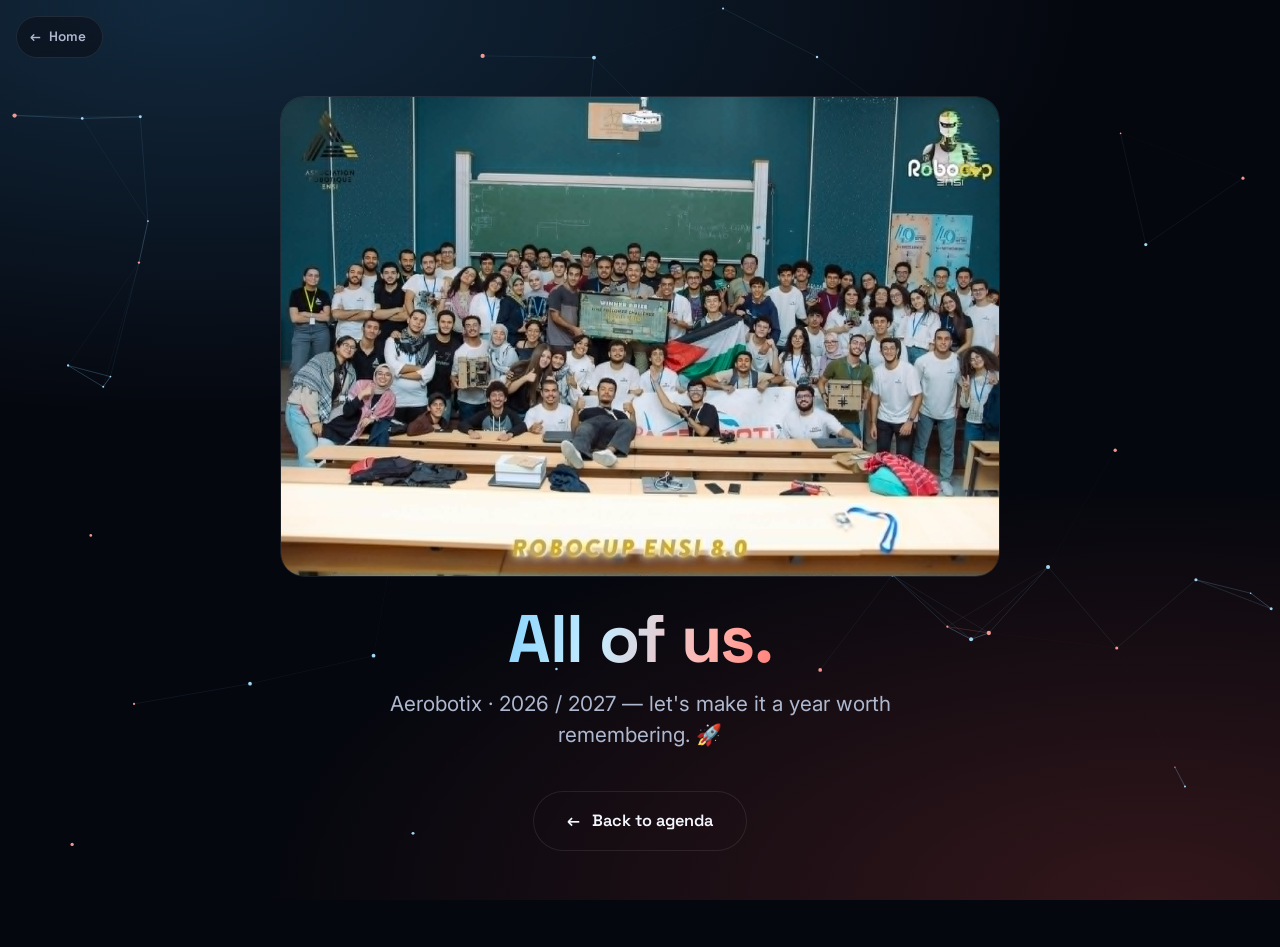
<file: together.html>
<!DOCTYPE html>
<html lang="en">
<head>
<meta charset="UTF-8" />
<meta name="viewport" content="width=device-width, initial-scale=1.0, viewport-fit=cover" />
<meta name="theme-color" content="#05070e" />
<title>All of us — Aerobotix</title>
<link rel="icon" type="image/png" href="logo.png" />
<link rel="preconnect" href="https://fonts.googleapis.com" />
<link rel="preconnect" href="https://fonts.gstatic.com" crossorigin />
<link href="https://fonts.googleapis.com/css2?family=Space+Grotesk:wght@400;500;600;700&family=Inter:wght@300;400;500;600;700&family=Cairo:wght@600;700;900&display=swap" rel="stylesheet" />
<link rel="stylesheet" href="styles.css" />
</head>
<body>

<div id="progress"></div>
<canvas id="field"></canvas>

<a class="back-home" href="index.html"><span class="bk">←</span> Home</a>

<section id="together">
  <div class="wrap topic-inner">

    <div class="img-slot" data-reveal>
      <img class="together-img" src="all.jpeg" alt="All of us — Aerobotix 2026 / 2027"
           onerror="this.style.display='none'; this.nextElementSibling.style.display='grid';" />
      <div class="img-ph">
        📸 Your image goes here
        <small>Drop the file in this folder named <code>all.jpeg</code></small>
      </div>
    </div>

    <h1 class="topic-title gradient-text" data-reveal style="--d:.08s">All of us.</h1>
    <p class="topic-sub" data-reveal style="--d:.14s">
      Aerobotix &middot; 2026 / 2027 — let's make it a year worth remembering. 🚀
    </p>

    <div class="topic-actions" data-reveal style="--d:.2s">
      <a class="btn btn-ghost" href="index.html#agenda"><span class="bk">←</span> Back to agenda</a>
    </div>

  </div>
</section>

<script src="script.js"></script>
</body>
</html>
</file>
<file: styles.css>
/* ============================================================
   AEROBOTIX — Presidential Vision
   Design system + global foundation
   ============================================================ */

:root{
  /* Brand palette (from the Aerobotix logo) — high luminance */
  --blue:        #8ad4ff;   /* Aeronautics */
  --blue-bright: #c4ecff;
  --blue-deep:   #46b2ff;
  --red:         #ff8079;   /* Robotics */
  --red-bright:  #ffb4ae;
  --red-deep:    #ff5d54;

  /* Surfaces */
  --bg:          #05070e;
  --bg-2:        #080b16;
  --panel:       rgba(255,255,255,0.035);
  --panel-brd:   rgba(255,255,255,0.09);

  /* Text */
  --ink:         #f4f7ff;
  --ink-soft:    #aeb8cf;
  --ink-mute:    #6b7793;

  /* Effects */
  --glow-blue:   0 0 50px rgba(138,212,255,.65);
  --glow-red:    0 0 50px rgba(255,128,121,.60);
  --grad:        linear-gradient(105deg, var(--blue) 0%, var(--blue-bright) 35%, var(--red-bright) 75%, var(--red) 100%);

  --ease:        cubic-bezier(.22,.61,.36,1);
  --maxw:        1120px;
}

*,*::before,*::after{ box-sizing:border-box; margin:0; padding:0; }

html{ scroll-behavior:smooth; -webkit-text-size-adjust:100%; }

body{
  background:var(--bg);
  color:var(--ink);
  font-family:'Inter',system-ui,-apple-system,sans-serif;
  line-height:1.6;
  overflow-x:hidden;
  -webkit-font-smoothing:antialiased;
  text-rendering:optimizeLegibility;
}

/* Faint global vignette + brand wash sitting under the canvas */
body::before{
  content:"";
  position:fixed; inset:0; z-index:-3;
  background:
    radial-gradient(120% 80% at 15% 0%, rgba(70,178,255,.20), transparent 58%),
    radial-gradient(120% 80% at 90% 100%, rgba(255,93,84,.18), transparent 58%),
    var(--bg);
}

h1,h2,h3,.display{ font-family:'Space Grotesk',sans-serif; font-weight:700; letter-spacing:-.02em; line-height:1.05; }

::selection{ background:rgba(31,156,255,.35); color:#fff; }

/* Animated circuit/particle background canvas */
#field{
  position:fixed; inset:0; z-index:-2;
  width:100%; height:100%;
  opacity:0; transition:opacity 1.4s ease;
  pointer-events:none;
}
#field.on{ opacity:.95; }

/* Scroll progress bar */
#progress{
  position:fixed; top:0; left:0; height:3px; width:0%;
  background:var(--grad);
  box-shadow:0 0 14px rgba(31,156,255,.7);
  z-index:100; transition:width .12s linear;
}

/* ---- Layout primitives ---- */
section{
  position:relative;
  min-height:100svh;
  display:flex; flex-direction:column; justify-content:center; align-items:center;
  padding:96px 22px;
  width:100%;
}
.wrap{ width:100%; max-width:var(--maxw); margin:0 auto; }

/* Pretitle / eyebrow */
.eyebrow{
  display:inline-flex; align-items:center; gap:9px;
  font-family:'Space Grotesk',sans-serif;
  font-size:.72rem; font-weight:600; letter-spacing:.32em; text-transform:uppercase;
  color:var(--blue-bright);
  padding:7px 15px; border-radius:100px;
  background:rgba(31,156,255,.07);
  border:1px solid rgba(31,156,255,.22);
}
.eyebrow .dot{ width:6px;height:6px;border-radius:50%;background:var(--blue);box-shadow:0 0 10px var(--blue); animation:pulse 2s infinite; }
@keyframes pulse{ 0%,100%{opacity:1;transform:scale(1)} 50%{opacity:.4;transform:scale(.7)} }

.gradient-text{
  background:var(--grad);
  -webkit-background-clip:text; background-clip:text;
  -webkit-text-fill-color:transparent; color:transparent;
}

/* ---- Buttons ---- */
.btn{
  position:relative; display:inline-flex; align-items:center; gap:12px;
  font-family:'Space Grotesk',sans-serif; font-weight:600; font-size:1.02rem;
  color:#fff; text-decoration:none; cursor:pointer;
  padding:17px 34px; border:none; border-radius:100px;
  background:linear-gradient(105deg,var(--blue-deep),var(--blue) 45%,var(--red) 110%);
  box-shadow:0 10px 34px rgba(31,156,255,.35), inset 0 0 0 1px rgba(255,255,255,.15);
  overflow:hidden; isolation:isolate;
  transition:transform .3s var(--ease), box-shadow .3s var(--ease);
}
.btn:hover{ transform:translateY(-3px); box-shadow:0 16px 44px rgba(31,156,255,.5), inset 0 0 0 1px rgba(255,255,255,.25); }
.btn:active{ transform:translateY(-1px) scale(.99); }
.btn .arrow{ transition:transform .3s var(--ease); }
.btn:hover .arrow{ transform:translateX(5px); }
/* Sweeping shine */
.btn::after{
  content:""; position:absolute; top:0; left:-120%; width:60%; height:100%; z-index:-1;
  background:linear-gradient(105deg,transparent,rgba(255,255,255,.4),transparent);
  transform:skewX(-18deg); transition:left .6s var(--ease);
}
.btn:hover::after{ left:140%; }

/* ============================================================
   SECTION 1 — HERO
   ============================================================ */
#hero{ text-align:center; overflow:hidden; }

.hero-logo{
  width:128px; max-width:46vw; height:auto; margin-bottom:30px;
  filter:drop-shadow(0 6px 26px rgba(31,156,255,.4));
  opacity:0; transform:translateY(14px);
  animation:fadeUp .9s var(--ease) .15s forwards;
}

.big-number{
  font-family:'Space Grotesk',sans-serif; font-weight:600;
  font-size:clamp(4.6rem,26vw,11rem);
  line-height:.9; letter-spacing:-.02em;
  background:var(--grad);
  -webkit-background-clip:text; background-clip:text;
  -webkit-text-fill-color:transparent; color:transparent;
  filter:drop-shadow(0 0 46px rgba(70,178,255,.45));
  position:relative;
}
/* the "+" sits a touch smaller & lifted for a refined look */
.big-number .plus{ font-size:.5em; vertical-align:.32em; margin-left:.02em; -webkit-text-fill-color:initial; color:var(--blue-bright); }
.big-number::after{
  content:""; position:absolute; left:50%; top:54%; transform:translate(-50%,-50%);
  width:118%; height:118%; z-index:-1;
  background:radial-gradient(circle, rgba(31,156,255,.22), transparent 62%);
  filter:blur(28px);
}

.hero-lines{ margin-top:14px; min-height:1em; }
.hero-lines .line{
  display:block;
  font-family:'Space Grotesk',sans-serif; font-weight:600;
  font-size:clamp(1.5rem,7vw,2.9rem); line-height:1.18;
  opacity:0; transform:translateY(18px);
}
.hero-lines .line b{ font-weight:700; }
.line.show{ animation:fadeUp .8s var(--ease) forwards; }

.hero-q{
  margin-top:30px;
  font-size:clamp(1.05rem,4.4vw,1.55rem);
  color:var(--ink-soft); font-weight:300;
  opacity:0; transform:translateY(16px);
}
.hero-q.show{ animation:fadeUp .9s var(--ease) forwards; }

.hero-cta{ margin-top:42px; opacity:0; transform:translateY(16px); }
.hero-cta.show{ animation:fadeUp .9s var(--ease) forwards; }

.hero-by{
  margin-top:30px;
  font-size:.82rem; letter-spacing:.04em;
  color:var(--ink-mute);
  opacity:0; transform:translateY(12px);
}
.hero-by .name{ color:var(--ink-soft); font-weight:500; }
.hero-by .sep{ color:rgba(255,255,255,.18); margin:0 9px; }
.hero-by.show{ animation:fadeUp 1s var(--ease) forwards; }

/* Scroll cue */
.scroll-cue{
  position:absolute; bottom:26px; left:50%; transform:translateX(-50%);
  display:flex; flex-direction:column; align-items:center; gap:8px;
  color:var(--ink-mute); font-size:.66rem; letter-spacing:.28em; text-transform:uppercase;
  opacity:0; animation:fadeUp 1s var(--ease) 3.6s forwards;
}
.scroll-cue .mouse{
  width:24px; height:38px; border:2px solid rgba(255,255,255,.25); border-radius:14px;
  display:flex; justify-content:center; padding-top:7px;
}
.scroll-cue .mouse i{ width:3px; height:7px; border-radius:3px; background:var(--blue-bright); animation:wheel 1.6s infinite; }
@keyframes wheel{ 0%{opacity:0;transform:translateY(-4px)} 40%{opacity:1} 100%{opacity:0;transform:translateY(9px)} }

/* ============================================================
   SCROLL REVEAL — shared utility (used by all sections)
   ============================================================ */
[data-reveal]{
  opacity:0; transform:translateY(30px);
  transition:opacity .8s var(--ease) var(--d,0s), transform .8s var(--ease) var(--d,0s);
  will-change:opacity, transform;
}
[data-reveal].inview{ opacity:1; transform:none; }

/* ============================================================
   SECTION 2 — WHO AM I / JOURNEY
   ============================================================ */
#journey .wrap{ max-width:680px; }

/* intro card */
.me{
  display:flex; flex-direction:column; align-items:center; text-align:center; gap:18px;
}
.me-photo img{
  width:118px; height:118px; border-radius:50%; object-fit:cover; object-position:center top;
  border:2px solid rgba(70,178,255,.55);
  box-shadow:var(--glow-blue), 0 16px 44px rgba(0,0,0,.55);
}
.me-name{ font-size:clamp(1.9rem,8vw,2.7rem); margin-top:10px; }
.me-meta{ color:var(--ink-soft); margin-top:5px; font-size:1rem; letter-spacing:.02em; }
@media (min-width:600px){
  .me{ flex-direction:row; text-align:left; gap:26px; }
  .me-photo img{ width:140px; height:140px; }
}

/* arabic journey title */
.journey-title{ text-align:center; margin:54px 0 6px; }
.journey-title .ar{
  display:inline-block; font-family:'Cairo',sans-serif; font-weight:900;
  font-size:clamp(2.8rem,15vw,4.6rem); line-height:1.25;
  filter:drop-shadow(0 0 34px rgba(70,178,255,.35));
}
.journey-sub{
  display:block; margin-top:6px;
  font-family:'Space Grotesk',sans-serif; font-weight:500;
  font-size:clamp(.95rem,4.2vw,1.2rem); color:var(--ink-soft); letter-spacing:.05em;
}

/* timeline */
.timeline{ list-style:none; max-width:600px; margin:34px auto 0; }
.tl-item{
  display:grid; grid-template-columns:22px 1fr; gap:16px;
  margin-bottom:24px;
}
.tl-item:last-child{ margin-bottom:0; }
.tl-rail{ position:relative; display:flex; justify-content:center; }
/* connecting line (hidden on the last node) */
.tl-rail::before{
  content:""; position:absolute; left:50%; transform:translateX(-50%);
  top:10px; bottom:-24px; width:2px;
  background:linear-gradient(180deg, var(--blue), var(--red));
  opacity:.45;
}
.tl-item:last-child .tl-rail::before{ display:none; }
.tl-dot{
  position:relative; z-index:1; width:16px; height:16px; margin-top:3px; border-radius:50%;
  background:var(--bg); border:2px solid var(--blue-bright);
  box-shadow:0 0 0 4px rgba(70,178,255,.12);
}
.tl-dot.now{
  width:20px; height:20px; border:none; background:var(--grad);
  box-shadow:0 0 0 6px rgba(70,178,255,.16), var(--glow-blue);
  animation:nowPulse 2.2s ease-in-out infinite;
}
@keyframes nowPulse{ 0%,100%{ box-shadow:0 0 0 6px rgba(70,178,255,.16), 0 0 26px rgba(138,212,255,.5); } 50%{ box-shadow:0 0 0 10px rgba(70,178,255,.05), 0 0 40px rgba(138,212,255,.8); } }

.tl-card{
  background:var(--panel); border:1px solid var(--panel-brd); border-radius:16px;
  padding:15px 18px; backdrop-filter:blur(8px); -webkit-backdrop-filter:blur(8px);
}
.tl-year{
  font-family:'Space Grotesk',sans-serif; font-size:.76rem; font-weight:600;
  letter-spacing:.2em; text-transform:uppercase; color:var(--blue-bright);
}
.tl-role{ font-family:'Space Grotesk',sans-serif; font-size:1.14rem; margin-top:4px; color:var(--ink); }
.tl-desc{ margin-top:7px; font-size:.95rem; color:var(--ink-soft); line-height:1.5; }

/* the current / "now" node — highlighted */
.tl-item.now .tl-card{
  border-color:rgba(70,178,255,.42);
  background:linear-gradient(160deg, rgba(70,178,255,.10), rgba(255,93,84,.06));
  box-shadow:0 0 44px rgba(70,178,255,.18);
}
.tl-item.now .tl-role{
  background:var(--grad); -webkit-background-clip:text; background-clip:text;
  -webkit-text-fill-color:transparent; color:transparent;
}

/* ============================================================
   SHARED SECTION HEADINGS (used by Section 3+)
   ============================================================ */
.sec-title{ font-size:clamp(1.9rem,8.5vw,3.1rem); line-height:1.08; }
.sec-sub{
  margin-top:12px; color:var(--ink-soft);
  font-size:clamp(1rem,4.2vw,1.22rem); line-height:1.5;
}

/* ============================================================
   SCROLL-DOWN INDICATOR (reusable)
   ============================================================ */
.scroll-down{
  position:absolute; bottom:26px; left:50%; transform:translateX(-50%);
  display:flex; flex-direction:column; align-items:center; gap:11px;
  text-decoration:none;
  font-family:'Space Grotesk',sans-serif; font-size:.74rem; font-weight:700;
  letter-spacing:.3em; text-transform:uppercase; color:var(--blue-bright);
}
.scroll-down .ring{
  position:relative; width:46px; height:46px; border-radius:50%;
  display:flex; align-items:center; justify-content:center;
  border:2px solid rgba(70,178,255,.55);
  background:rgba(70,178,255,.10);
  box-shadow:0 0 26px rgba(70,178,255,.45), inset 0 0 14px rgba(70,178,255,.18);
  animation:bobRing 1.5s ease-in-out infinite;
}
/* expanding pulse halo */
.scroll-down .ring::after{
  content:""; position:absolute; inset:-2px; border-radius:50%;
  border:2px solid rgba(70,178,255,.5);
  animation:haloPulse 1.8s ease-out infinite;
}
.scroll-down .chev{
  width:13px; height:13px; margin-top:-3px;
  border-right:2.5px solid var(--blue-bright); border-bottom:2.5px solid var(--blue-bright);
  transform:rotate(45deg);
}
@keyframes bobRing{ 0%,100%{ transform:translateY(0); } 50%{ transform:translateY(8px); } }
@keyframes haloPulse{ 0%{ transform:scale(1); opacity:.7; } 100%{ transform:scale(1.7); opacity:0; } }

/* ============================================================
   SECTION 3 — AGENDA
   ============================================================ */
#agenda .wrap{ max-width:660px; }
.agenda-head{ display:flex; flex-direction:column; align-items:center; text-align:center; gap:14px; }

.agenda-list{ list-style:none; display:flex; flex-direction:column; gap:13px; margin:40px auto 0; }
.agenda-item{
  position:relative; display:grid; grid-template-columns:auto 1fr auto; align-items:center; gap:18px;
  padding:17px 20px 17px 22px; border-radius:18px; overflow:hidden;
  text-decoration:none; color:inherit;
  background:var(--panel); border:1px solid var(--panel-brd);
  backdrop-filter:blur(8px); -webkit-backdrop-filter:blur(8px);
  transition:transform .35s var(--ease), border-color .35s var(--ease), box-shadow .35s var(--ease), background .35s var(--ease);
}
/* growing left accent bar */
.agenda-item::before{
  content:""; position:absolute; left:0; top:0; bottom:0; width:3px;
  background:var(--grad); transform:scaleY(0); transform-origin:top;
  transition:transform .35s var(--ease);
}
.agenda-item:hover{
  transform:translateX(5px);
  border-color:rgba(70,178,255,.4);
  box-shadow:0 12px 40px rgba(70,178,255,.14);
  background:linear-gradient(160deg, rgba(70,178,255,.07), rgba(255,93,84,.04));
}
.agenda-item:hover::before{ transform:scaleY(1); }

.agenda-num{
  font-family:'Space Grotesk',sans-serif; font-weight:700; font-size:1.7rem; line-height:1;
  min-width:1.7em; letter-spacing:-.02em;
  background:var(--grad); -webkit-background-clip:text; background-clip:text;
  -webkit-text-fill-color:transparent; color:transparent;
}
.agenda-text h3{ font-family:'Space Grotesk',sans-serif; font-size:1.12rem; font-weight:600; color:var(--ink); line-height:1.2; }
.agenda-text p{ margin-top:3px; font-size:.9rem; color:var(--ink-soft); line-height:1.4; }
.agenda-right{ display:flex; align-items:center; gap:13px; }
.agenda-ico{ font-size:1.5rem; line-height:1; opacity:.95; }
.agenda-go{
  font-family:'Space Grotesk',sans-serif; font-size:1.25rem; color:var(--blue-bright);
  transition:transform .35s var(--ease); transform:translateX(0);
}
.agenda-item:hover .agenda-go{ transform:translateX(5px); }

@media (max-width:380px){
  .agenda-item{ gap:13px; padding:15px 16px; }
  .agenda-num{ font-size:1.45rem; }
  .agenda-ico{ display:none; }
}

/* ============================================================
   THE "COUP" GAG  — dictator takeover interstitial
   ============================================================ */
#coup{
  position:fixed; inset:0; z-index:1000;
  display:none; flex-direction:column; align-items:center; justify-content:center;
  text-align:center; padding:34px 20px;
  overflow:hidden;
  background:
    radial-gradient(120% 100% at 50% 8%, #4a3b1e 0%, #2a2412 38%, #120d06 78%, #080502 100%);
  opacity:0; transition:opacity .5s ease;
}
#coup.show{ display:flex; opacity:1; }

/* rotating golden propaganda sunburst behind the leader */
.coup-rays{
  position:absolute; top:38%; left:50%;
  width:170vmax; height:170vmax; transform:translate(-50%,-50%);
  background:repeating-conic-gradient(from 0deg,
     rgba(255,196,84,.13) 0deg 6deg, transparent 6deg 12deg);
  animation:spin 60s linear infinite; pointer-events:none;
  -webkit-mask-image:radial-gradient(circle, #000 0%, #000 30%, transparent 62%);
          mask-image:radial-gradient(circle, #000 0%, #000 30%, transparent 62%);
}
@keyframes spin{ to{ transform:translate(-50%,-50%) rotate(360deg); } }

.coup-stage{ position:relative; z-index:2; width:100%; max-width:560px; }

/* leader portrait */
.coup-portrait{
  width:190px; height:190px; max-width:52vw; max-height:52vw;
  margin:0 auto 22px; border-radius:50%;
  object-fit:cover; object-position:center top;
  border:4px solid #d8b25a;
  box-shadow:0 0 0 7px rgba(216,178,90,.18), 0 0 60px rgba(216,178,90,.5), 0 22px 50px rgba(0,0,0,.6);
  opacity:0; transform:scale(.6);
  animation:leaderIn 1s cubic-bezier(.2,.8,.2,1) .15s forwards;
}
@keyframes leaderIn{ to{ opacity:1; transform:scale(1); } }

.coup-medal{ font-size:1.5rem; letter-spacing:.5em; color:#e7c469; margin-bottom:6px; opacity:0; animation:fadeUp .6s ease .5s forwards; }

.coup-title{
  font-family:'Space Grotesk',sans-serif; font-weight:700;
  font-size:clamp(1.7rem,8.5vw,3.1rem); line-height:1.02;
  text-transform:uppercase; letter-spacing:.04em;
  color:#f6e6bd; text-shadow:0 2px 24px rgba(231,196,105,.45);
  opacity:0; transform:translateY(16px) scale(1.15);
  animation:slamIn .6s cubic-bezier(.2,.9,.25,1) .7s forwards;
}
@keyframes slamIn{ to{ opacity:1; transform:translateY(0) scale(1); } }

.coup-sub{
  margin-top:10px; font-family:'Space Grotesk',sans-serif; font-weight:500;
  font-size:clamp(.95rem,4.4vw,1.25rem); color:#d8b25a; letter-spacing:.12em; text-transform:uppercase;
  opacity:0; animation:fadeUp .6s ease 1.15s forwards;
}

.coup-lines{ margin-top:24px; display:flex; flex-direction:column; gap:13px; }
.coup-lines p{
  font-size:clamp(.98rem,4.3vw,1.18rem); color:#f0e3c4; line-height:1.45;
  opacity:0; transform:translateY(14px);
}
.coup-lines p.show{ animation:fadeUp .65s var(--ease) forwards; }

/* skip button — stays hidden during the unskippable lock, then appears */
.coup-lock{
  margin-top:30px; display:none; align-items:center; gap:9px;
  font-family:'Space Grotesk',sans-serif; font-size:.96rem; font-weight:700; letter-spacing:.04em;
  padding:13px 28px; border-radius:100px; cursor:pointer;
  color:#1a120a; background:linear-gradient(105deg,#e7c469,#f6e6bd);
  border:1px solid #f6e6bd; box-shadow:0 8px 26px rgba(231,196,105,.45);
  transition:transform .25s var(--ease), box-shadow .25s var(--ease);
}
.coup-lock.ready{ display:inline-flex; animation:skipIn .5s var(--ease); }
.coup-lock:hover{ transform:translateY(-2px); box-shadow:0 12px 34px rgba(231,196,105,.6); }
.coup-lock:active{ transform:translateY(0) scale(.98); }
@keyframes skipIn{ from{ opacity:0; transform:translateY(12px) scale(.9); } to{ opacity:1; transform:translateY(0) scale(1); } }

/* scrolling propaganda ticker */
.coup-ticker{
  position:absolute; bottom:0; left:0; right:0; z-index:3;
  background:linear-gradient(90deg,#7c1d12,#a8281a,#7c1d12);
  border-top:1px solid rgba(255,210,140,.35);
  overflow:hidden; white-space:nowrap; padding:9px 0;
  opacity:0; animation:fadeUp .6s ease 1s forwards;
}
.coup-ticker .run{
  display:inline-block; padding-left:100%;
  font-family:'Space Grotesk',sans-serif; font-weight:600; font-size:.82rem;
  letter-spacing:.18em; text-transform:uppercase; color:#ffe7b8;
  animation:ticker 18s linear infinite;
}
@keyframes ticker{ from{ transform:translateX(0); } to{ transform:translateX(-100%); } }

/* mute toggle (always available) */
.coup-mute{
  position:absolute; top:16px; right:16px; z-index:4;
  width:42px; height:42px; border-radius:50%; cursor:pointer;
  display:flex; align-items:center; justify-content:center; font-size:1.1rem;
  background:rgba(0,0,0,.4); border:1px solid rgba(216,178,90,.35); color:#e7c469;
}

/* ---- the punchline reveal ---- */
.coup-punch{
  position:absolute; inset:0; z-index:5;
  display:none; flex-direction:column; align-items:center; justify-content:center;
  text-align:center; padding:40px 24px; overflow:hidden;
  background:
    radial-gradient(100% 60% at 50% 0%,   rgba(70,178,255,.20), transparent 62%),
    radial-gradient(100% 60% at 50% 100%, rgba(255,93,84,.18), transparent 62%),
    radial-gradient(130% 110% at 50% 35%, #0d1726 0%, #070b14 62%, #04060d 100%);
}
.coup-punch.show{ display:flex; animation:punchIn .6s var(--ease); }
@keyframes punchIn{ from{ opacity:0; } to{ opacity:1; } }

.punch-inner{
  position:relative; z-index:1;
  width:100%; max-width:600px;
  display:flex; flex-direction:column; align-items:center; gap:15px;
}
/* staggered entrance for every block */
.coup-punch.show .punch-inner > *{ opacity:0; animation:punchUp .7s var(--ease) forwards; }
.coup-punch.show .punch-inner > *:nth-child(1){ animation-delay:.05s; }
.coup-punch.show .punch-inner > *:nth-child(2){ animation-delay:.18s; }
.coup-punch.show .punch-inner > *:nth-child(3){ animation-delay:.34s; }
.coup-punch.show .punch-inner > *:nth-child(4){ animation-delay:.50s; }
.coup-punch.show .punch-inner > *:nth-child(5){ animation-delay:.68s; }
.coup-punch.show .punch-inner > *:nth-child(6){ animation-delay:.84s; }
.coup-punch.show .punch-inner > *:nth-child(7){ animation-delay:1.02s; }
@keyframes punchUp{ from{ opacity:0; transform:translateY(20px); } to{ opacity:1; transform:translateY(0); } }

.punch-logo{
  width:104px; max-width:38vw; height:auto; margin-bottom:2px;
  filter:drop-shadow(0 6px 22px rgba(70,178,255,.45));
}

.coup-punch .haha{
  font-family:'Space Grotesk',sans-serif; font-weight:700;
  font-size:clamp(3rem,17vw,5.6rem); line-height:1; letter-spacing:-.02em;
  background:var(--grad); -webkit-background-clip:text; background-clip:text;
  -webkit-text-fill-color:transparent; color:transparent;
  filter:drop-shadow(0 0 40px rgba(70,178,255,.35));
}
.coup-punch .haha .wink{
  display:inline-block; -webkit-text-fill-color:initial; color:initial;
  filter:none; animation:wink 2.6s ease-in-out infinite;
}
@keyframes wink{ 0%,90%,100%{ transform:rotate(0); } 95%{ transform:rotate(16deg); } }

.punch-lead{
  font-family:'Space Grotesk',sans-serif; font-weight:500;
  font-size:clamp(1.1rem,5vw,1.5rem); color:var(--blue-bright); letter-spacing:.02em;
}

.punch-lines{ display:flex; flex-direction:column; gap:11px; margin:4px 0; }
.punch-lines p{ max-width:540px; font-size:clamp(1rem,4.2vw,1.16rem); color:var(--ink-soft); line-height:1.55; }
.punch-lines p b{ color:var(--ink); font-weight:600; }

.punch-cta-line{
  margin-top:6px; font-size:.82rem; letter-spacing:.22em; text-transform:uppercase;
  color:var(--ink-mute);
}

/* the showpiece: Aerobotix 2026 / 2027 */
.punch-year{ display:flex; flex-direction:column; align-items:center; gap:6px; margin:2px 0 8px; }
.punch-year .brand{
  font-family:'Space Grotesk',sans-serif; font-weight:700; letter-spacing:-.02em;
  font-size:clamp(2.6rem,13vw,4.6rem); line-height:.95;
  filter:drop-shadow(0 0 36px rgba(70,178,255,.4));
}
.punch-year .yr{
  font-family:'Space Grotesk',sans-serif; font-weight:600;
  font-size:clamp(1.05rem,5.2vw,1.5rem); letter-spacing:.34em; padding-left:.34em;
  color:var(--blue-bright);
}
.punch-year .yr i{ font-style:normal; color:var(--red-bright); margin:0 .12em; }

/* ---- shared keyframes ---- */
@keyframes fadeUp{ to{ opacity:1; transform:translateY(0); } }

/* ============================================================
   SUBPAGES  (committee, pillars, events, competitions, rules)
   ============================================================ */
.back-home{
  position:fixed; top:16px; left:16px; z-index:80;
  display:inline-flex; align-items:center; gap:8px;
  font-family:'Space Grotesk',sans-serif; font-size:.85rem; font-weight:600;
  color:var(--ink-soft); text-decoration:none;
  padding:9px 16px 9px 13px; border-radius:100px;
  background:rgba(10,14,24,.6); border:1px solid var(--panel-brd);
  backdrop-filter:blur(10px); -webkit-backdrop-filter:blur(10px);
  transition:transform .3s var(--ease), border-color .3s var(--ease), color .3s var(--ease);
}
.back-home .bk{ transition:transform .3s var(--ease); }
.back-home:hover{ color:var(--ink); border-color:rgba(70,178,255,.45); }
.back-home:hover .bk{ transform:translateX(-4px); }

.topic{ text-align:center; }
.topic-inner{ display:flex; flex-direction:column; align-items:center; max-width:760px; }
.topic-badge{
  font-family:'Space Grotesk',sans-serif; font-size:.74rem; font-weight:600;
  letter-spacing:.3em; text-transform:uppercase; color:var(--blue-bright);
  padding:7px 16px; border-radius:100px;
  background:rgba(31,156,255,.07); border:1px solid rgba(31,156,255,.22);
}
.topic-ico{
  font-size:clamp(3rem,15vw,4.6rem); line-height:1; margin:26px 0 8px;
  filter:drop-shadow(0 8px 30px rgba(70,178,255,.4));
  animation:floatY 4s ease-in-out infinite;
}
@keyframes floatY{ 0%,100%{ transform:translateY(0); } 50%{ transform:translateY(-10px); } }
.topic-title{
  font-family:'Space Grotesk',sans-serif; font-weight:700;
  font-size:clamp(2.4rem,11vw,4.2rem); line-height:1.04; letter-spacing:-.02em;
}
.topic-sub{
  margin-top:14px; color:var(--ink-soft); max-width:560px;
  font-size:clamp(1.02rem,4.4vw,1.3rem); line-height:1.5;
}
.topic-actions{ margin-top:40px; display:flex; flex-wrap:wrap; gap:14px; justify-content:center; }
.btn.btn-ghost{
  background:transparent; color:var(--ink);
  box-shadow:inset 0 0 0 1px var(--panel-brd);
}
.btn.btn-ghost:hover{ box-shadow:inset 0 0 0 1px rgba(70,178,255,.5); background:rgba(70,178,255,.06); }
.btn .bk{ transition:transform .3s var(--ease); }
.btn:hover .bk{ transform:translateX(-4px); }

/* ---- Committee page : hierarchy + departments ---- */
#org .wrap, #teaser .wrap{ max-width:780px; }
.sec-head{ display:flex; flex-direction:column; align-items:center; text-align:center; gap:14px; margin-bottom:40px; }

.org-top{ display:flex; flex-direction:column; align-items:center; }
.org-card{
  display:flex; align-items:center; gap:16px;
  padding:15px 24px 15px 16px; border-radius:20px;
  background:var(--panel); border:1px solid var(--panel-brd);
}
.org-card.lead{
  border-color:rgba(70,178,255,.45);
  background:linear-gradient(160deg, rgba(70,178,255,.12), rgba(255,93,84,.05));
  box-shadow:0 0 46px rgba(70,178,255,.22);
}
.org-photo{
  width:58px; height:58px; border-radius:50%; object-fit:cover; object-position:center top;
  border:2px solid rgba(70,178,255,.55); box-shadow:0 0 18px rgba(70,178,255,.4);
}
.org-meta{ text-align:left; }
.org-role{ font-family:'Space Grotesk',sans-serif; font-size:.72rem; font-weight:600; letter-spacing:.2em; text-transform:uppercase; color:var(--blue-bright); }
.org-name{ font-family:'Space Grotesk',sans-serif; font-size:1.22rem; color:var(--ink); margin-top:2px; }
.org-line{ width:2px; height:40px; background:linear-gradient(180deg, var(--blue), rgba(70,178,255,0)); margin:8px 0 0; }
.org-label{
  font-family:'Space Grotesk',sans-serif; font-size:.7rem; font-weight:600;
  letter-spacing:.28em; text-transform:uppercase; color:var(--ink-mute); margin:6px 0 26px;
}

.dept-grid{ display:grid; grid-template-columns:1fr; gap:14px; }
@media (min-width:680px){ .dept-grid{ grid-template-columns:repeat(3,1fr); } }
.dept-card{
  display:flex; flex-direction:column; align-items:center; text-align:center;
  padding:24px 20px; border-radius:18px; text-decoration:none; color:inherit;
  background:var(--panel); border:1px solid var(--panel-brd);
  backdrop-filter:blur(8px); -webkit-backdrop-filter:blur(8px);
  transition:transform .35s var(--ease), border-color .35s var(--ease), box-shadow .35s var(--ease);
}
.dept-card:hover{
  transform:translateY(-5px); border-color:rgba(70,178,255,.42);
  box-shadow:0 16px 44px rgba(70,178,255,.16);
}
.dept-ico{ font-size:2.3rem; line-height:1; filter:drop-shadow(0 6px 18px rgba(70,178,255,.35)); }
.dept-card h3{ font-family:'Space Grotesk',sans-serif; font-size:1.1rem; color:var(--ink); margin-top:12px; }
.dept-card p{ font-size:.9rem; color:var(--ink-soft); margin-top:7px; line-height:1.45; }
.dept-more{
  margin-top:15px; font-family:'Space Grotesk',sans-serif; font-size:.82rem; font-weight:600;
  letter-spacing:.04em; color:var(--blue-bright);
}
.dept-more i{ font-style:normal; display:inline-block; transition:transform .35s var(--ease); }
.dept-card:hover .dept-more i{ transform:translateX(5px); }

/* ---- Department pages : mission list ---- */
#missions .wrap{ max-width:720px; }
.mission-list{ list-style:none; max-width:640px; margin:32px auto 0; display:flex; flex-direction:column; gap:12px; }
.mission-list li{
  display:flex; gap:15px; align-items:flex-start;
  padding:17px 19px; border-radius:15px;
  background:var(--panel); border:1px solid var(--panel-brd);
  backdrop-filter:blur(8px); -webkit-backdrop-filter:blur(8px);
  transition:border-color .3s var(--ease), transform .3s var(--ease);
}
.mission-list li:hover{ border-color:rgba(70,178,255,.38); transform:translateX(4px); }
.m-dot{
  flex:none; width:11px; height:11px; margin-top:7px; border-radius:50%;
  background:var(--grad); box-shadow:0 0 12px rgba(70,178,255,.6);
}
.mission-list h3{ font-family:'Space Grotesk',sans-serif; font-size:1.04rem; color:var(--ink); }
.tag-new{
  display:inline-block; margin-left:8px; vertical-align:middle;
  font-family:'Space Grotesk',sans-serif; font-size:.62rem; font-weight:700; letter-spacing:.08em;
  padding:3px 8px; border-radius:999px; color:#fff;
  background:linear-gradient(120deg, var(--blue,#46b2ff), var(--red,#ff5d54));
  box-shadow:0 0 12px rgba(70,178,255,.4);
}
.mission-list p{ font-size:.9rem; color:var(--ink-soft); margin-top:4px; line-height:1.45; }
.mission-list p b{ color:var(--ink); font-weight:600; }
.wink-note{ color:var(--blue-bright); font-style:italic; font-size:.84rem; }

.lead-in{
  max-width:600px; margin:0 auto; text-align:center;
  font-size:clamp(1rem,4vw,1.1rem); line-height:1.75; color:var(--ink-soft);
  padding:22px 24px; border-radius:18px;
  background:linear-gradient(160deg, rgba(70,178,255,.08), rgba(255,93,84,.04));
  border:1px solid var(--panel-brd);
}
.lead-in b{ color:var(--ink); font-weight:600; }

/* ---- Events page : two-event split ---- */
#events-split .wrap, #comps .wrap{ max-width:960px; }
.events-split{ display:grid; grid-template-columns:1fr; gap:18px; }
@media (min-width:760px){ .events-split{ grid-template-columns:1fr 1fr; } }
.event-card{
  display:flex; flex-direction:column;
  padding:28px 26px; border-radius:22px;
  background:var(--panel); border:1px solid var(--panel-brd);
  backdrop-filter:blur(8px); -webkit-backdrop-filter:blur(8px);
  transition:transform .35s var(--ease), border-color .35s var(--ease), box-shadow .35s var(--ease);
}
.event-card:hover{ transform:translateY(-5px); border-color:rgba(70,178,255,.42); box-shadow:0 16px 44px rgba(70,178,255,.16); }
.event-card.aero{ background:linear-gradient(160deg, rgba(70,178,255,.10), rgba(70,178,255,.02)); }
.event-card.robo{ background:linear-gradient(160deg, rgba(255,93,84,.10), rgba(255,93,84,.02)); }
.event-ico{ font-size:2.6rem; line-height:1; filter:drop-shadow(0 6px 18px rgba(70,178,255,.35)); }
.event-badge{ margin-top:14px; font-family:'Space Grotesk',sans-serif; font-size:.68rem; font-weight:600; letter-spacing:.22em; text-transform:uppercase; color:var(--blue-bright); }
.event-name{ font-family:'Space Grotesk',sans-serif; font-size:1.5rem; color:var(--ink); margin-top:5px; }
.event-lead{ font-size:.95rem; color:var(--ink-soft); line-height:1.55; margin-top:11px; }
.event-feats{ list-style:none; margin:18px 0 0; display:flex; flex-direction:column; gap:11px; }
.event-feats li{ display:flex; gap:11px; align-items:flex-start; font-size:.9rem; color:var(--ink-soft); line-height:1.45; }
.event-feats li::before{ content:''; flex:none; width:8px; height:8px; margin-top:6px; border-radius:50%; background:var(--grad); box-shadow:0 0 10px rgba(70,178,255,.6); }
.event-feats b{ color:var(--ink); font-weight:600; }

/* ---- Committee page : teaser / stay tuned ---- */
#teaser .topic-inner{ text-align:center; }
.stay-tuned{
  margin-top:30px; font-size:clamp(1rem,4.2vw,1.12rem); color:var(--ink); line-height:1.6;
  padding:18px 24px; border-radius:16px;
  background:linear-gradient(160deg, rgba(70,178,255,.10), rgba(255,93,84,.05));
  border:1px solid rgba(70,178,255,.28);
}
.stay-tuned b{ color:var(--blue-bright); }

/* ============================================================
   FINAL — closing section + celebration
   ============================================================ */
#finale{ text-align:center; overflow:hidden; }
.finale-lines{ display:flex; flex-direction:column; gap:26px; max-width:860px; margin:0 auto; }
.finale-line{
  font-family:'Space Grotesk',sans-serif; font-weight:700;
  font-size:clamp(1.55rem,5.4vw,3rem); line-height:1.2; letter-spacing:-.02em;
  opacity:0; transform:translateY(22px); filter:blur(7px);
}
.finale-line.big{ font-size:clamp(1.9rem,7vw,3.8rem); }
.finale-line.show{ animation:finaleIn 1.05s var(--ease) forwards; }
@keyframes finaleIn{ to{ opacity:1; transform:none; filter:blur(0); } }
.finale-line .strike{
  color:var(--ink-mute); text-decoration:line-through;
  text-decoration-color:rgba(255,93,84,.65); text-decoration-thickness:2px;
}

.finale-cta{ margin-top:56px; opacity:0; transform:translateY(20px); }
.finale-cta.show{ animation:finaleIn 1.05s var(--ease) forwards; }
.btn-in{
  font-size:1.18rem; letter-spacing:.16em; padding:21px 56px;
  animation:inPulse 2.2s ease-in-out infinite;
}
@keyframes inPulse{
  0%,100%{ box-shadow:0 10px 34px rgba(31,156,255,.4), inset 0 0 0 1px rgba(255,255,255,.18); }
  50%{ box-shadow:0 16px 54px rgba(255,93,84,.5), 0 0 64px rgba(31,156,255,.5), inset 0 0 0 1px rgba(255,255,255,.32); }
}

/* celebration overlay */
#celebrate{
  position:fixed; inset:0; z-index:200; display:none; place-items:center; overflow:hidden;
  background:radial-gradient(circle at center, rgba(10,16,30,.93), rgba(5,7,14,.99));
}
#celebrate.show{ display:grid; }
#celebrate::before{
  content:""; position:absolute; inset:0; background:#fff; opacity:0; pointer-events:none;
  animation:celebFlash .55s ease forwards;
}
@keyframes celebFlash{ 0%{opacity:0} 9%{opacity:.6} 100%{opacity:0} }
.celeb-core{ position:relative; display:flex; flex-direction:column; align-items:center; gap:12px; z-index:2; }
.celeb-logo{
  width:112px; height:auto; filter:drop-shadow(0 0 34px rgba(70,178,255,.65));
  animation:celebPop .9s var(--ease) both;
}
.celeb-text{
  font-family:'Space Grotesk',sans-serif; font-weight:700; letter-spacing:.06em;
  font-size:clamp(2.4rem,9vw,4.6rem); animation:celebPop 1s var(--ease) .12s both;
}
.celeb-sub{
  color:var(--ink-soft); letter-spacing:.24em; text-transform:uppercase; font-size:.78rem;
  opacity:0; animation:finaleIn 1s ease .5s forwards;
}
@keyframes celebPop{
  0%{ opacity:0; transform:scale(.3) rotate(-18deg); }
  60%{ transform:scale(1.12) rotate(5deg); }
  100%{ opacity:1; transform:scale(1) rotate(0); }
}
.celeb-ring{
  position:absolute; left:50%; top:42%; width:60px; height:60px; margin:-30px 0 0 -30px;
  border-radius:50%; border:2px solid var(--blue-deep); opacity:0; z-index:1;
  animation:ringOut 1.9s var(--ease) forwards;
}
.celeb-ring:nth-child(2){ animation-delay:.28s; border-color:var(--red-deep); }
.celeb-ring:nth-child(3){ animation-delay:.54s; border-color:var(--blue-bright); }
@keyframes ringOut{ 0%{ opacity:.85; transform:scale(.2); } 100%{ opacity:0; transform:scale(8); } }
.confetti{
  position:absolute; left:50%; top:50%; width:11px; height:11px; border-radius:2px;
  transform:translate(-50%,-50%); pointer-events:none; z-index:1;
  animation:confettiFly var(--dur,1.2s) var(--ease) forwards;
}
@keyframes confettiFly{
  0%{ opacity:1; transform:translate(-50%,-50%) rotate(0); }
  100%{ opacity:0; transform:translate(calc(-50% + var(--tx)), calc(-50% + var(--ty))) rotate(var(--rot)); }
}

/* ---- together (final image) page ---- */
#together{ text-align:center; }
.img-slot{
  width:min(720px,92vw); margin:0 auto 28px; border-radius:24px; overflow:hidden;
}
.together-img{ width:100%; height:auto; display:block; border-radius:24px;
  border:1px solid var(--panel-brd); box-shadow:0 24px 70px rgba(0,0,0,.5); }
.img-ph{
  display:none; place-items:center; gap:6px; min-height:300px; padding:40px;
  border-radius:24px; border:1px dashed rgba(255,255,255,.22); background:var(--panel);
  color:var(--ink-soft); font-size:1.05rem; line-height:1.6; text-align:center;
}
.img-ph code{ color:var(--blue-bright); font-family:'Space Grotesk',sans-serif; }

/* Reduced motion */
@media (prefers-reduced-motion:reduce){
  *{ animation-duration:.001ms !important; transition-duration:.001ms !important; }
  html{ scroll-behavior:auto; }
}
</file>
